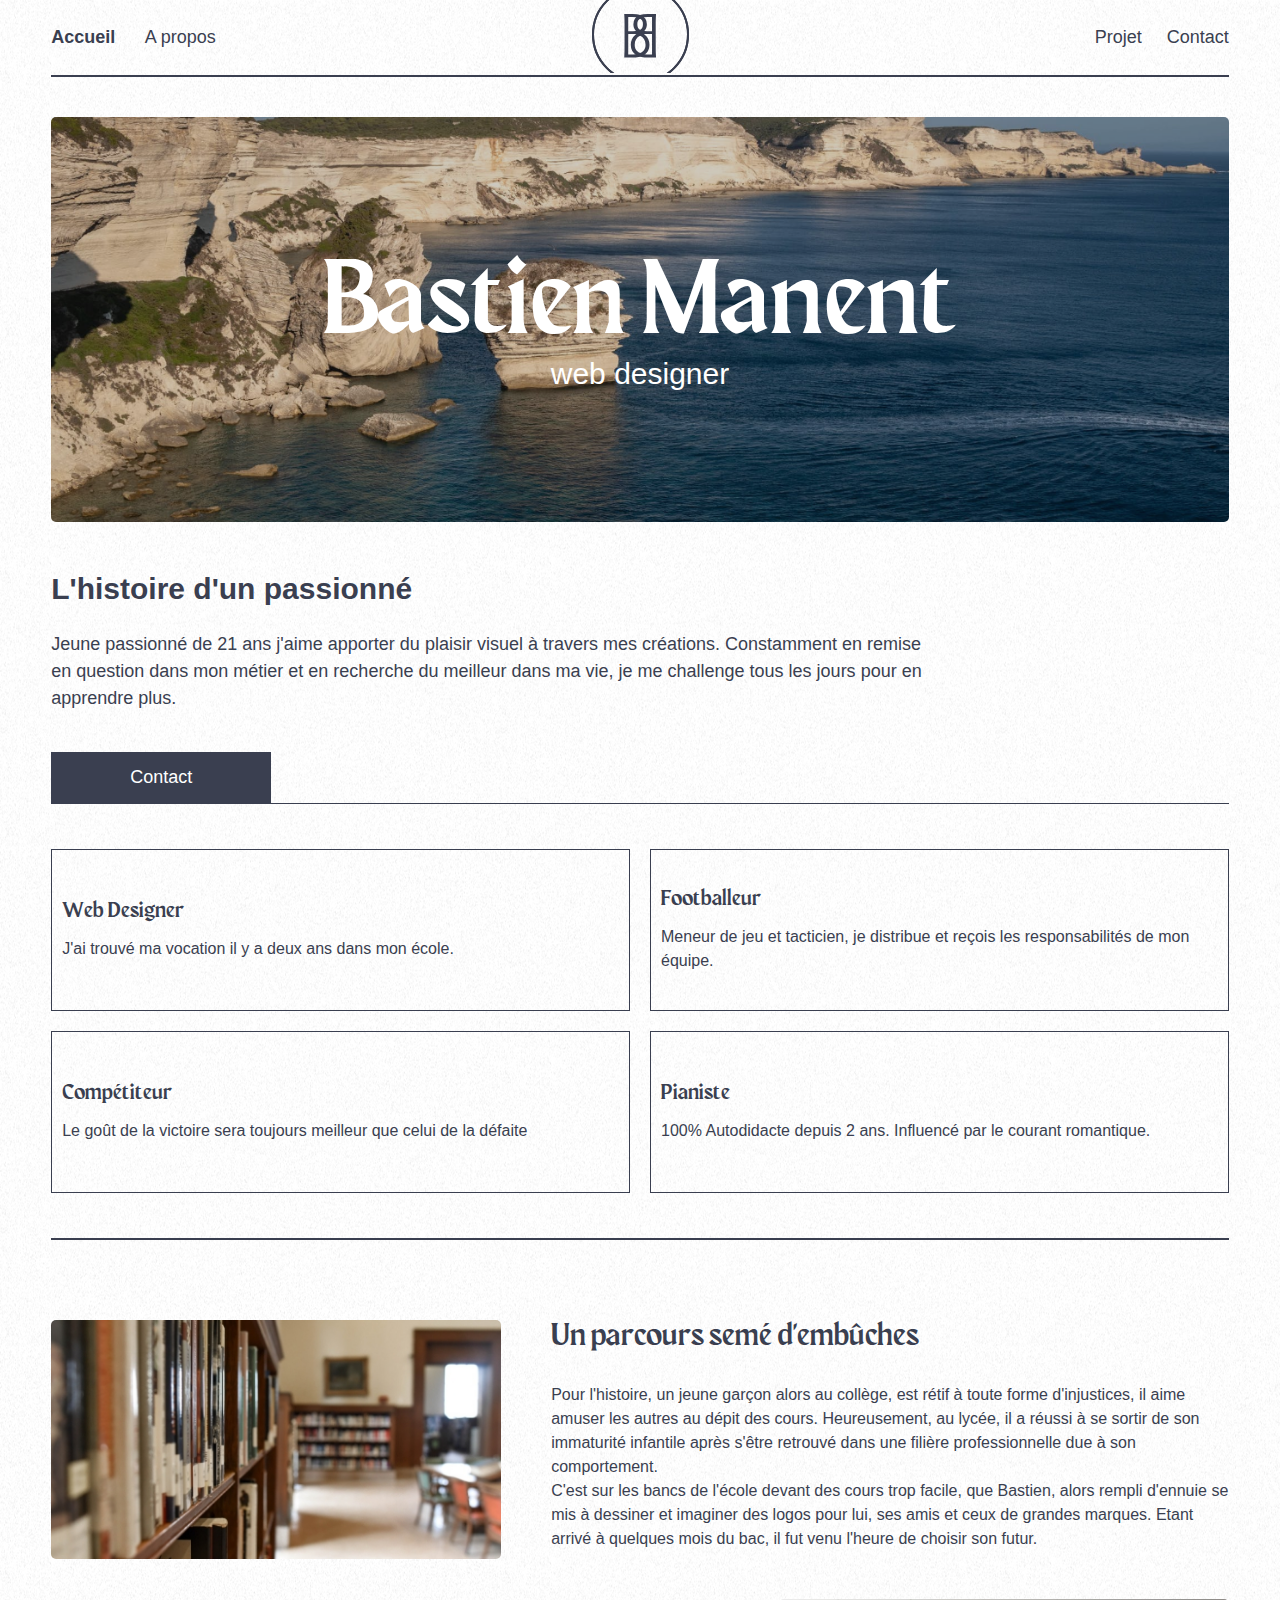
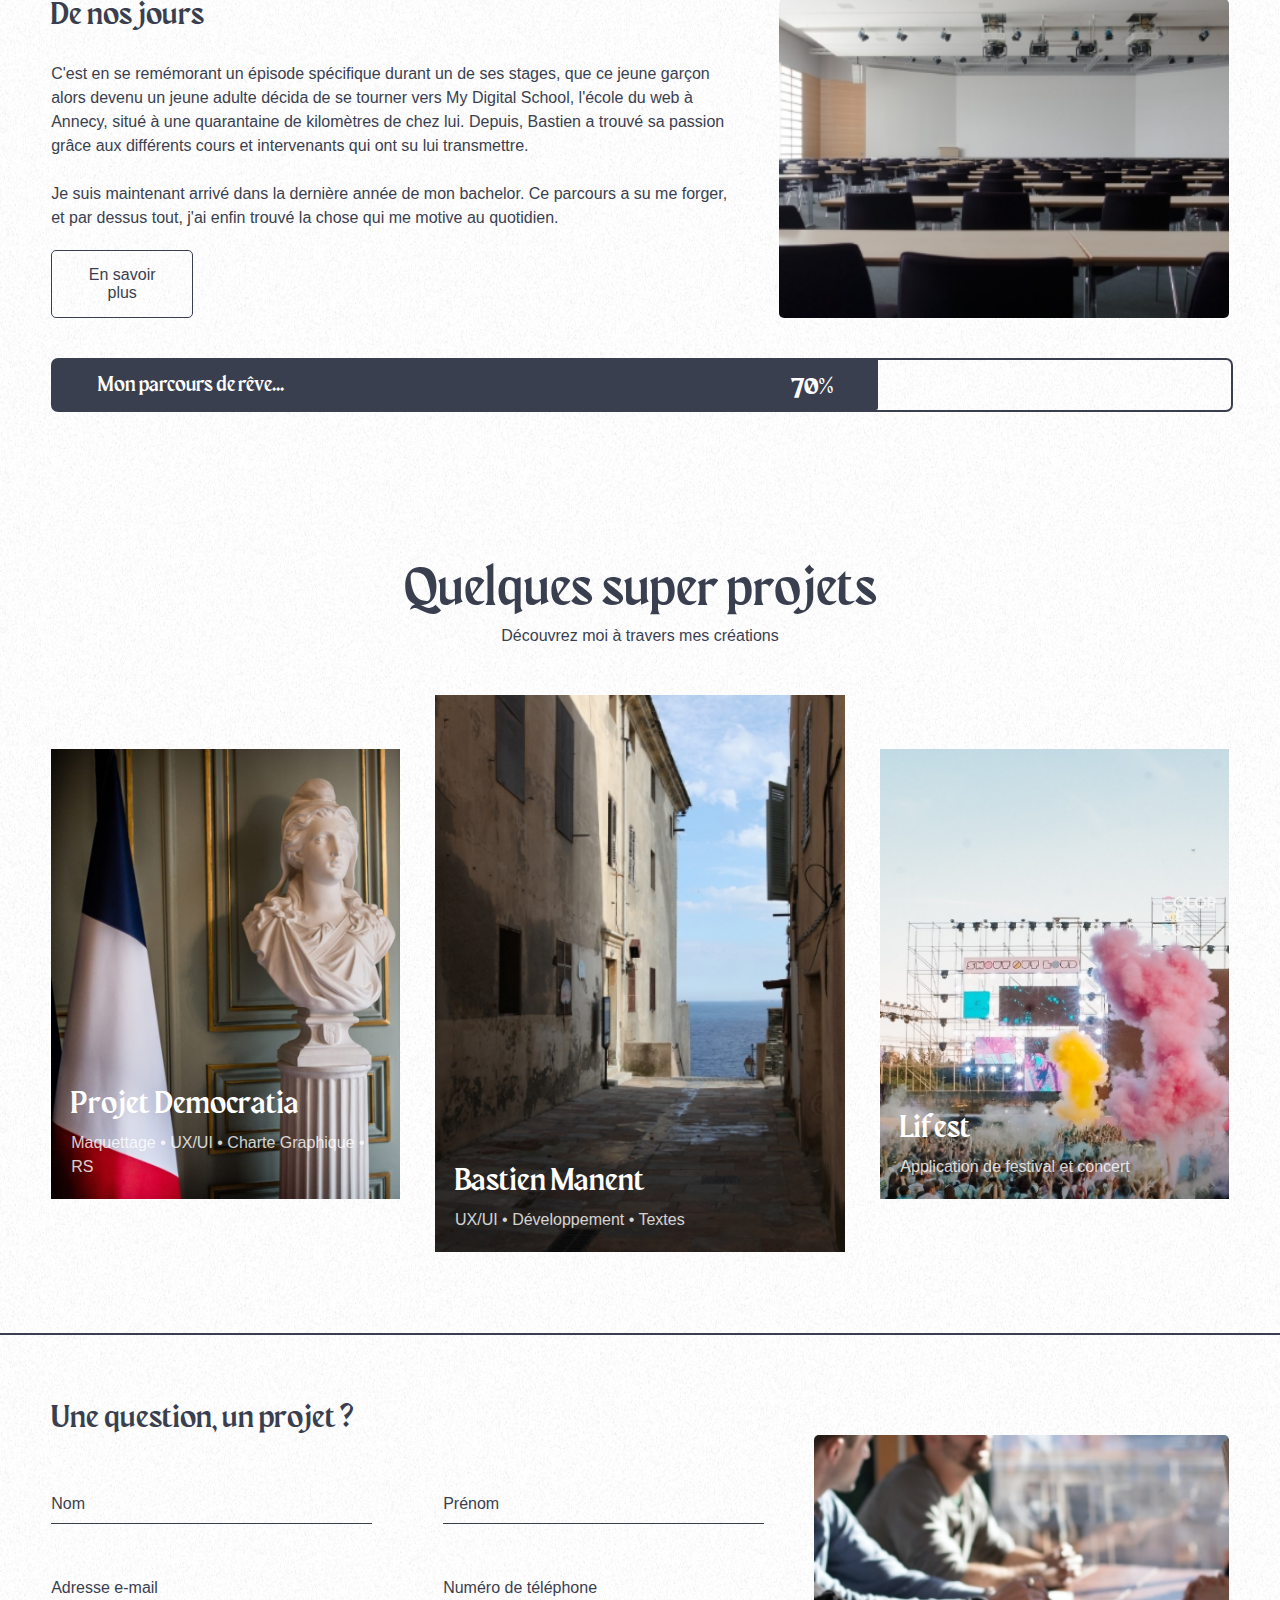
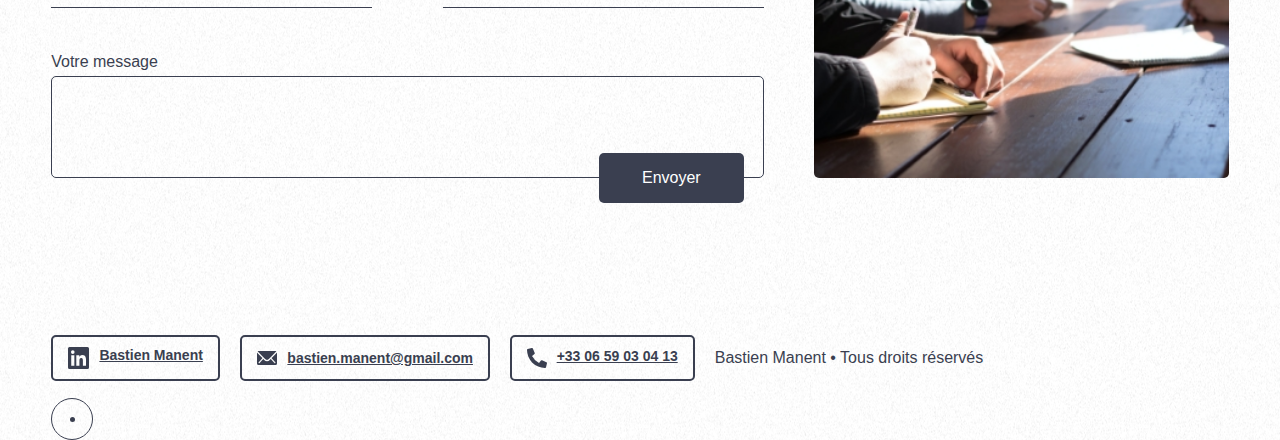
<file: index.html>
<!DOCTYPE html>
<html lang="en">

<head>
    <meta charset="UTF-8">
    <meta http-equiv="X-UA-Compatible" content="IE=edge">
    <meta name="viewport" content="width=device-width, initial-scale=1.0">
    <title>Bastien Manent</title>
    <link rel='stylesheet' href='https://www.cnap.fr/sites/faune/styles/faune-fontes.css'>
    <link rel="stylesheet" href="./reset.css">
    <link rel="stylesheet" href="./main.css">
    <link rel="stylesheet" href="./responsive.css">
    <link rel="icon" type="image/png" href="./images/favicon.png" />
</head>

<body>
    <nav id="nav">
        <div class="links-pages">
            <ul>
                <li>
                    <a class="dn underline active" href="./index.html">Accueil</a>
                    <a class="underline" href="./about.html">A propos</a>
                </li>
            </ul>
        </div>
        <a href="/index.html" class="center"><img src="./images/logo.svg" alt=""></a>
        <div class="contact">
            <a class="underline" href="#third-part">Projet</a>
            <a class="no-margin underline" href="#contact">Contact</a>
        </div>
    </nav>

    <main>
        <div class="title">
            <h1>Bastien Manent</h1>
            <h2>web designer</h2>
        </div>
        <div class="fold-container">
            <a href="#second-part" class="trace"></a>
            <div class="resume">
                <h2>L'histoire d'un passionné</h2>
                <p>Jeune passionné de 21 ans j'aime apporter du plaisir visuel à travers mes créations.
                    Constamment en remise en question dans mon métier et en recherche du meilleur
                    dans ma vie, je me challenge tous les jours pour en apprendre plus.</p>
                <a href="#contact">Contact</a>
            </div>
            <div class="skill-container">
                <div class="skill">
                    <h3>Web Designer</h3>
                    <p>J'ai trouvé ma vocation il y a deux ans dans mon école.</p>
                </div>
                <div class="skill">
                    <h3>Footballeur</h3>
                    <p>Meneur de jeu et tacticien, je distribue et
                        reçois les responsabilités de mon équipe.</p>
                </div>
                <div class="skill">
                    <h3>Compétiteur</h3>
                    <p>Le goût de la victoire sera toujours
                        meilleur que celui de la défaite</p>
                </div>
                <div class="skill">
                    <h3>Pianiste</h3>
                    <p>100% Autodidacte depuis 2 ans.
                        Influencé par le courant romantique.</p>
                </div>
            </div>
        </div>
    </main>

    <section id="second-part">
        <div class="article-container">
            <div class="article">
                <img src="./images/school.jpg" alt="">
                <div class="text">
                    <h3>Un parcours semé d'embûches </h3>
                    <p>Pour l'histoire, un jeune garçon alors au collège, est rétif à toute forme d'injustices,
                        il aime amuser les autres au dépit des cours. Heureusement, au lycée, il a réussi à se sortir de
                        son immaturité infantile
                        après s'être retrouvé dans une filière professionnelle due à son comportement. <br>
                        C'est sur les bancs de l'école devant des cours trop facile, que Bastien, alors rempli d'ennuie
                        se mis à dessiner et imaginer des logos
                        pour lui, ses amis et ceux de grandes marques.
                        Etant arrivé à quelques mois du bac, il fut venu l'heure de choisir son futur.
                    </p>
                </div>
            </div>
            <div class="article margin">
                <div class="text">
                    <h3>De nos jours</h3>
                    <p>
                        C'est en se remémorant un épisode spécifique durant un de ses stages, que ce jeune garçon alors
                        devenu un jeune adulte décida
                        de se tourner vers My Digital School, l'école du web à Annecy, situé à une quarantaine de
                        kilomètres de chez lui.
                        Depuis, Bastien a trouvé sa passion grâce aux différents cours et intervenants qui ont su lui
                        transmettre. <br> <br>
                        Je suis maintenant arrivé dans la dernière année de mon bachelor. Ce parcours a su me forger, et
                        par dessus tout, j'ai enfin
                        trouvé la chose qui me motive au quotidien.
                    </p>
                    <a class="plus" href="./about.html">En savoir plus</a>
                </div>
                <img src="./images/my-digital-school.jpg" alt="">
            </div>
        </div>
        <div class="progress-bar">
            <div>
                <h6>70%</h6>
                <h4>Mon parcours de rêve...</h4>
            </div>
        </div>
    </section>

    <section id="third-part">
        <h2>Quelques super projets</h2>
        <h4>Découvrez moi à travers mes créations</h4>

        <div class="project-container">
            <a href="./projet-democratia.html" class="project first">
                <div class="text">
                    <h3>Projet Democratia</h3>
                    <p>Maquettage • UX/UI • Charte Graphique • RS</p>
                </div>
            </a>
            <a href="./projet.html" class="project new">
                <div class="text">
                    <h3>Bastien Manent</h3>
                    <p>UX/UI • Développement • Textes </p>
                </div>
            </a>
            <a href="./lifest.html" class="project third">
                <div class="text">
                    <h3>Lifest</h3>
                    <p>Application de festival et concert</p>
                </div>
            </a>
        </div>
    </section>

    <!-- <script>
        const slider = document.querySelector('.project-container');
        let isDown = false;
        let startX;
        let scrollLeft;

        slider.addEventListener('mousedown', (e) => {
            isDown = true;
            slider.classList.add('active');
            startX = e.pageX - slider.offsetLeft;
            scrollLeft = slider.scrollLeft;
        });
        slider.addEventListener('mouseleave', () => {
            isDown = false;
            slider.classList.remove('active');
        });
        slider.addEventListener('mouseup', () => {
            isDown = false;
            slider.classList.remove('active');
        });
        slider.addEventListener('mousemove', (e) => {
            if (!isDown) return;
            e.preventDefault();
            const x = e.pageX - slider.offsetLeft;
            const walk = (x - startX) * 1; //scroll-fast
            slider.scrollLeft = scrollLeft - walk;
            console.log(walk);
        });
    </script> -->

    <div class="trait"></div>

    <section id="contact">
        <h3>Une question, un projet ?</h3>
        <div class="form-container">
            <form name="contact" method="POST" data-netlify="true">


                <div class="name">
                    <input type="text" id="fname" name="fname" placeholder="Nom" required>
                    <input type="text" id="lname" name="lname" placeholder="Prénom" required>
                </div>
                <div class="tel-mail">
                    <input type="email" id="email" name="email" placeholder="Adresse e-mail" required>
                    <input type="number" id="number" name="number" placeholder="Numéro de téléphone" required>
                </div>
                <div class="message">
                    <label for="message">Votre message</label>
                    <textarea name="message" required></textarea>
                </div>
                <button name="submit" type="submit" id="contact-submit" data-submit="En cours d'envoie">Envoyer</button>
            </form>
            <img src="./images/rendez-vous.jpg" alt="équipe qui travail">
        </div>
    </section>

    <footer>
        <div class="socials">
            <div class="linkedin social"><a target="_blank" href="https://www.linkedin.com/in/bastien-manent/"><img
                        src="./images/linkedin.svg" alt="">Bastien Manent</a></div>
            <div class="mail social"><a href="mailto:bastien.manent@gmail.com"> <img src="./images/mail.svg"
                        alt="">bastien.manent@gmail.com</a></div>
            <div class="tel social"><a href="tel:+33659030413"><img src="./images/tel.svg" alt="">+33 06 59 03 04 13</a>
            </div>
            <h5>Bastien Manent • Tous droits réservés</h5>
        </div>
        <a href="#nav" class="trace"></a>
    </footer>



    <div class="cursor">
        <div class="dot"></div>
    </div>

    <script>
        const cursor = document.querySelector('.cursor');

        document.addEventListener('mousemove', e => {
            cursor.setAttribute("style", "top: " + (e.pageY - 20) + "px; left: " + (e.pageX - 20) + "px;");
        });

        let show = document.querySelectorAll('a, button, input');

        show.forEach(link => {
            link.addEventListener("mouseleave", () => {

                cursor.classList.remove("link-grow");
            });
            link.addEventListener("mouseover", () => {
                cursor.classList.add("link-grow");
            });
        });
    </script>

</body>

</html>
</file>
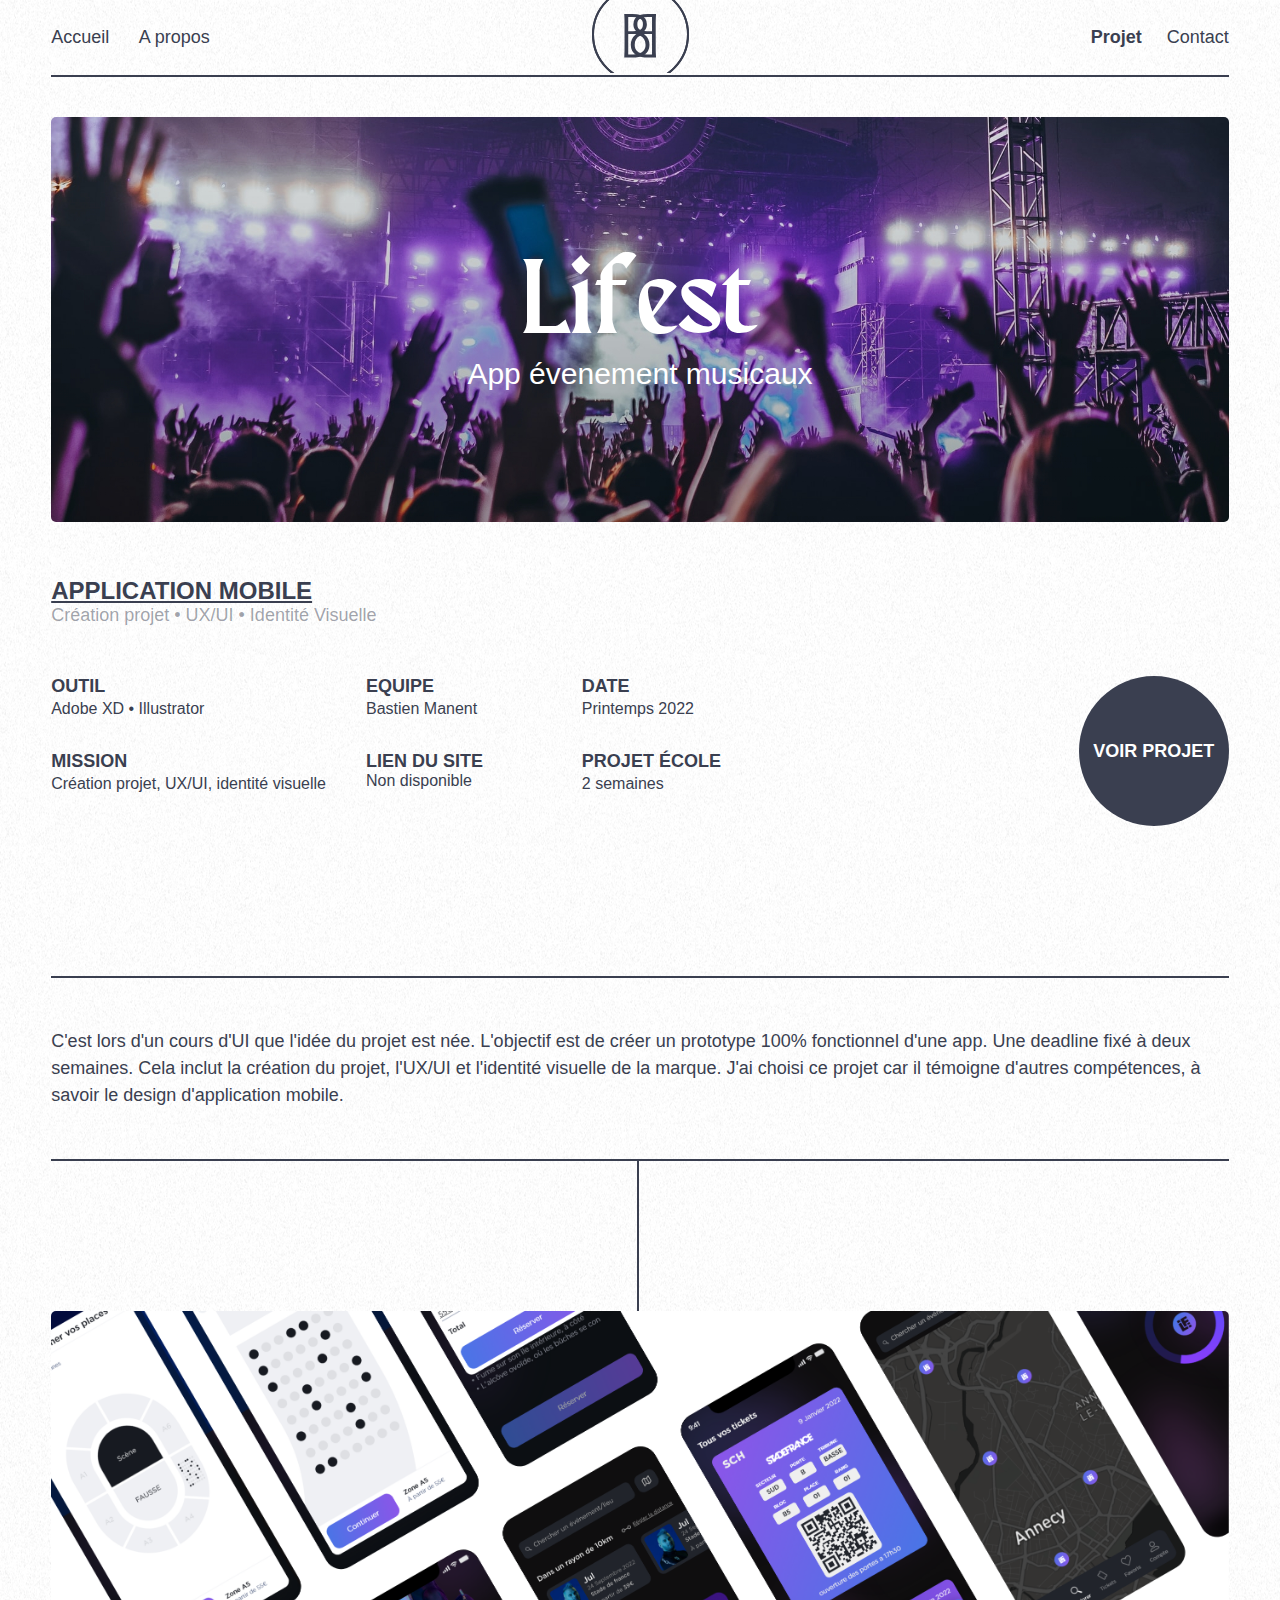
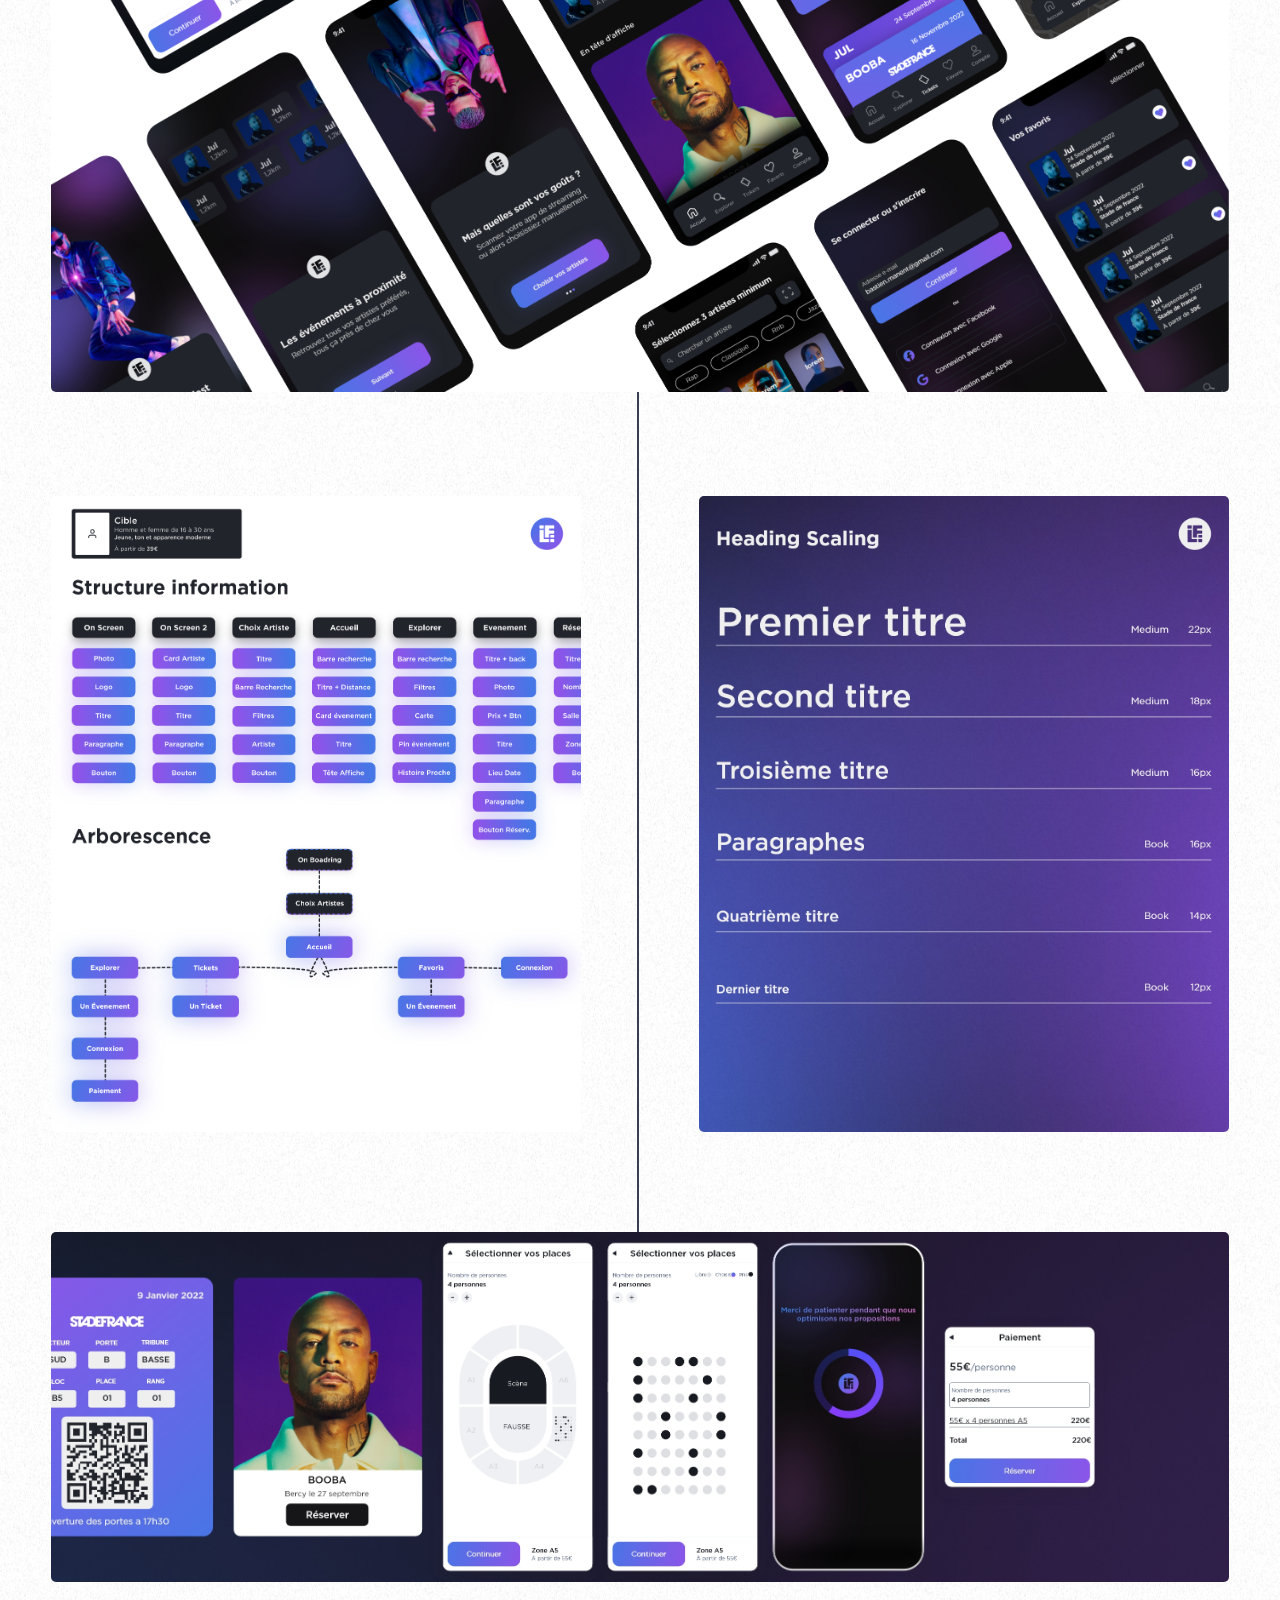
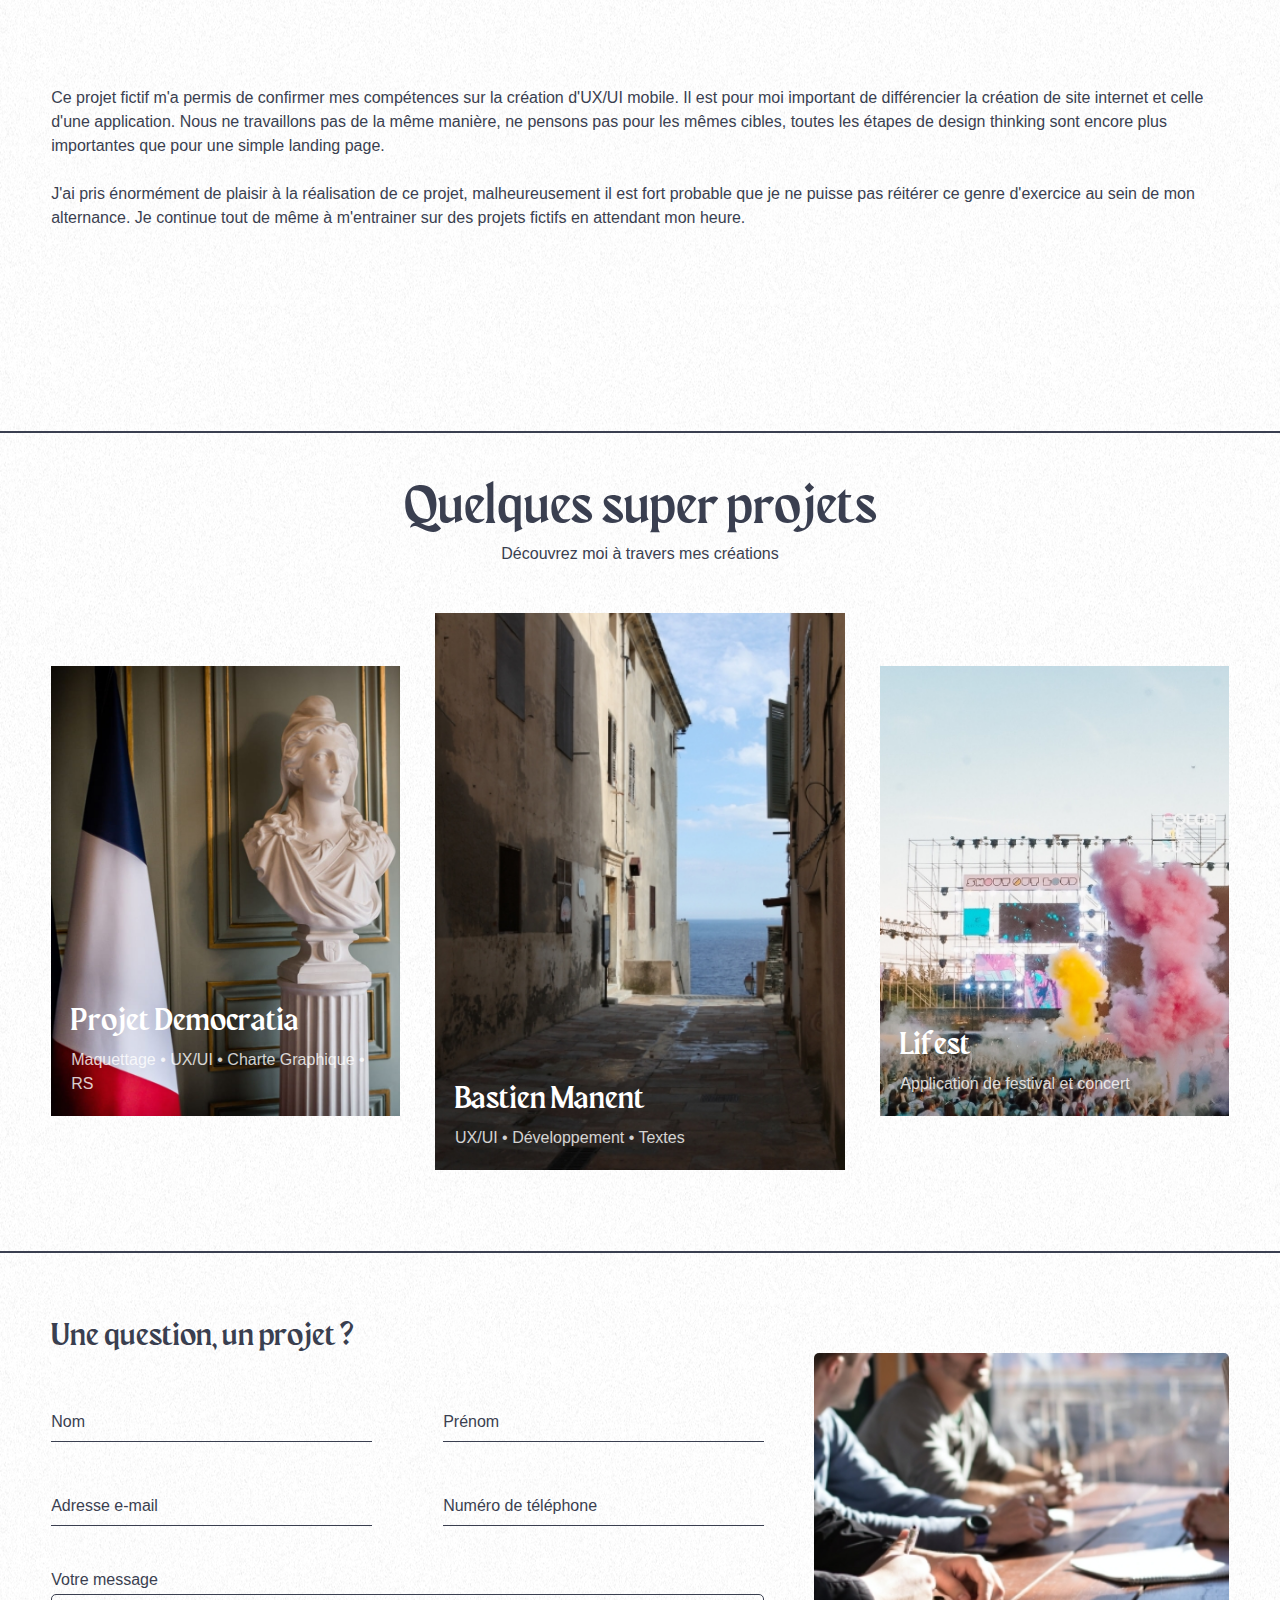
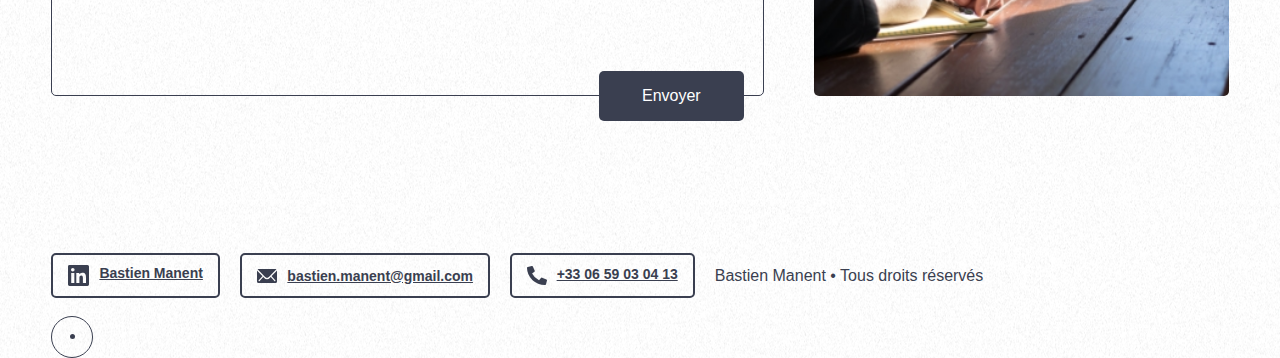
<file: lifest.html>
<!DOCTYPE html>
<html lang="en">

<head>
    <meta charset="UTF-8">
    <meta http-equiv="X-UA-Compatible" content="IE=edge">
    <meta name="viewport" content="width=device-width, initial-scale=1.0">
    <title>Lifest • Bastien Manent</title>
    <link rel='stylesheet' href='https://www.cnap.fr/sites/faune/styles/faune-fontes.css'>
    <link rel="stylesheet" href="./reset.css">
    <link rel="stylesheet" href="./main.css">
    <link rel="stylesheet" href="./projet.css">
    <link rel="stylesheet" href="./responsive.css">
    <link rel="icon" type="image/png" href="./images/favicon.png" />
</head>

<body>
    <nav id="nav">
        <div class="links-pages">
            <ul>
                <li>
                    <a class="dn underline" href="./index.html">Accueil</a>
                    <a class="underline" href="./about.html">A propos</a>
                </li>
            </ul>
        </div>
        <a href="/index.html" class="center"><img src="./images/logo.svg" alt=""></a>
        <div class="contact">
            <a class="underline active" href="#third-part">Projet</a>
            <a class="no-margin underline" href="#contact">Contact</a>
        </div>
    </nav>

    <main>
        <div class="title lifest">
            <h1>Lifest</h1>
            <h2>App évenement musicaux</h2>
        </div>
        <div class="intro">

            <h2>Application mobile</h2>
            <h4>Création projet • UX/UI • Identité Visuelle</h4>
            <div class="info">
                <div class="element">
                    <h4>Outil</h4>
                    <p>Adobe XD • Illustrator</p>
                </div>
                <div class="element">
                    <h4>Equipe</h4>
                    <p>Bastien Manent</p>
                </div>
                <div class="element">
                    <h4>Date</h4>
                    <p>Printemps 2022</p>
                </div>
                <div class="element">
                    <h4>Mission</h4>
                    <p>Création projet, UX/UI, identité visuelle</p>
                </div>
                <div class="element">
                    <h4>Lien du site</h4>
                    <a>Non disponible</a>
                </div>
                <div class="element">
                    <h4>Projet école</h4>
                    <p>2 semaines</p>
                </div>

            </div>

            <a target="_blank" class="see button"
                href="https://xd.adobe.com/view/cc214681-9bba-4d94-b1fb-d419cb5df797-9972/?fullscreen">
                Voir projet
            </a>
        </div>
        <div class="presentation-projet">
            <p>C'est lors d'un cours d'UI que l'idée du projet est née. L'objectif est de créer un prototype 100%
                fonctionnel
                d'une app. Une deadline fixé à deux semaines. Cela inclut la création du projet, l'UX/UI et l'identité
                visuelle de la marque.
                J'ai choisi ce projet car il témoigne d'autres compétences, à savoir le design d'application mobile.
            </p>
        </div>
    </main>

    <section class="hl2 smallest">
        <img src="./images/show-lifest.png" alt="" class="big">
        <div class="double">
            <img src="./images/show-s-lifest.png" alt="">
            <img src="./images/show-lifest-texte.jpg" alt="">
        </div>
        <img src="./images/lifest-last.jpg" alt="" class="thin">
        <p>Ce projet fictif m'a permis de confirmer mes compétences sur la création d'UX/UI mobile.
            Il est pour moi important de différencier la création de site internet et celle d'une application.
            Nous ne travaillons pas de la même manière, ne pensons pas pour les mêmes cibles, toutes les étapes de
            design thinking sont encore plus importantes que pour une simple landing page.
            <br> <br> J'ai pris énormément de plaisir à la réalisation de ce projet, malheureusement il est fort probable que je ne
            puisse pas réitérer ce genre d'exercice au sein de mon alternance. Je continue tout de même à m'entrainer
            sur des projets fictifs en attendant mon heure.
        </p>
    </section>


    <div class="trait spe"></div>

    <section id="third-part">
        <h2>Quelques super projets</h2>
        <h4>Découvrez moi à travers mes créations</h4>

        <div class="project-container">
            <a href="./projet-democratia.html" class="project first">
                <div class="text">
                    <h3>Projet Democratia</h3>
                    <p>Maquettage • UX/UI • Charte Graphique • RS</p>
                </div>
            </a>
            <a href="./projet.html" class="project new">
                <div class="text">
                    <h3>Bastien Manent</h3>
                    <p>UX/UI • Développement • Textes </p>
                </div>
            </a>
            <a href="./lifest.html" class="project third">
                <div class="text">
                    <h3>Lifest</h3>
                    <p>Application de festival et concert</p>
                </div>
            </a>
        </div>
    </section>


    <div class="trait"></div>

    <section id="contact">
        <h3>Une question, un projet ?</h3>
        <div class="form-container">
            <form name="contact" method="POST" data-netlify="true">


                <div class="name">
                    <input type="text" id="fname" name="fname" placeholder="Nom" required>
                    <input type="text" id="lname" name="lname" placeholder="Prénom" required>
                </div>
                <div class="tel-mail">
                    <input type="email" id="email" name="email" placeholder="Adresse e-mail" required>
                    <input type="number" id="number" name="number" placeholder="Numéro de téléphone" required>
                </div>
                <div class="message">
                    <label for="message">Votre message</label>
                    <textarea name="message" required></textarea>
                </div>
                <button name="submit" type="submit" id="contact-submit" data-submit="En cours d'envoie">Envoyer</button>
            </form>
            <img src="./images/rendez-vous.jpg" alt="équipe qui travail">
        </div>
    </section>

    <footer>
        <div class="socials">
            <div class="linkedin social"><a target="_blank" href="https://www.linkedin.com/in/bastien-manent/"><img
                        src="./images/linkedin.svg" alt="">Bastien Manent</a></div>
            <div class="mail social"><a target="_blank" href="mailto:bastien.manent@gmail.com"> <img
                        src="./images/mail.svg" alt="">bastien.manent@gmail.com</a></div>
            <div class="tel social"><a href="tel:+33659030413"><img src="./images/tel.svg" alt="">+33 06 59 03 04 13</a>
            </div>
            <h5>Bastien Manent • Tous droits réservés</h5>
        </div>
        <a href="#nav" class="trace"></a>
    </footer>



    <div class="cursor">
        <div class="dot"></div>
    </div>

    <script>
        const cursor = document.querySelector('.cursor');

        document.addEventListener('mousemove', e => {
            cursor.setAttribute("style", "top: " + (e.pageY - 20) + "px; left: " + (e.pageX - 20) + "px;");
        });

        let show = document.querySelectorAll('a, button, input');

        show.forEach(link => {
            link.addEventListener("mouseleave", () => {

                cursor.classList.remove("link-grow");
            });
            link.addEventListener("mouseover", () => {
                cursor.classList.add("link-grow");
            });
        });
    </script>

    <script>
        const $ = (s, o = document) => o.querySelector(s);
        const $$ = (s, o = document) => o.querySelectorAll(s);

        $$('.button').forEach(el => el.addEventListener('mousemove', function (e) {
            const pos = this.getBoundingClientRect();
            const mx = e.clientX - pos.left - pos.width / 2;
            const my = e.clientY - pos.top - pos.height / 2;

            this.style.transform = 'translate(' + mx * 0.15 + 'px, ' + my * 0.3 + 'px)';
            this.style.transform += 'rotate3d(' + mx * -0.1 + ', ' + my * -0.3 + ', 0, 12deg)';
            this.children[0].style.transform = 'translate(' + mx * 0.025 + 'px, ' + my * 0.075 + 'px)';
        }));

        $$('.button').forEach(el => el.addEventListener('mouseleave', function () {
            this.style.transform = 'translate3d(0px, 0px, 0px)';
            this.style.transform += 'rotate3d(0, 0, 0, 0deg)';
            this.children[0].style.transform = 'translate3d(0px, 0px, 0px)';
        }));
    </script>

</body>

</html>
</file>
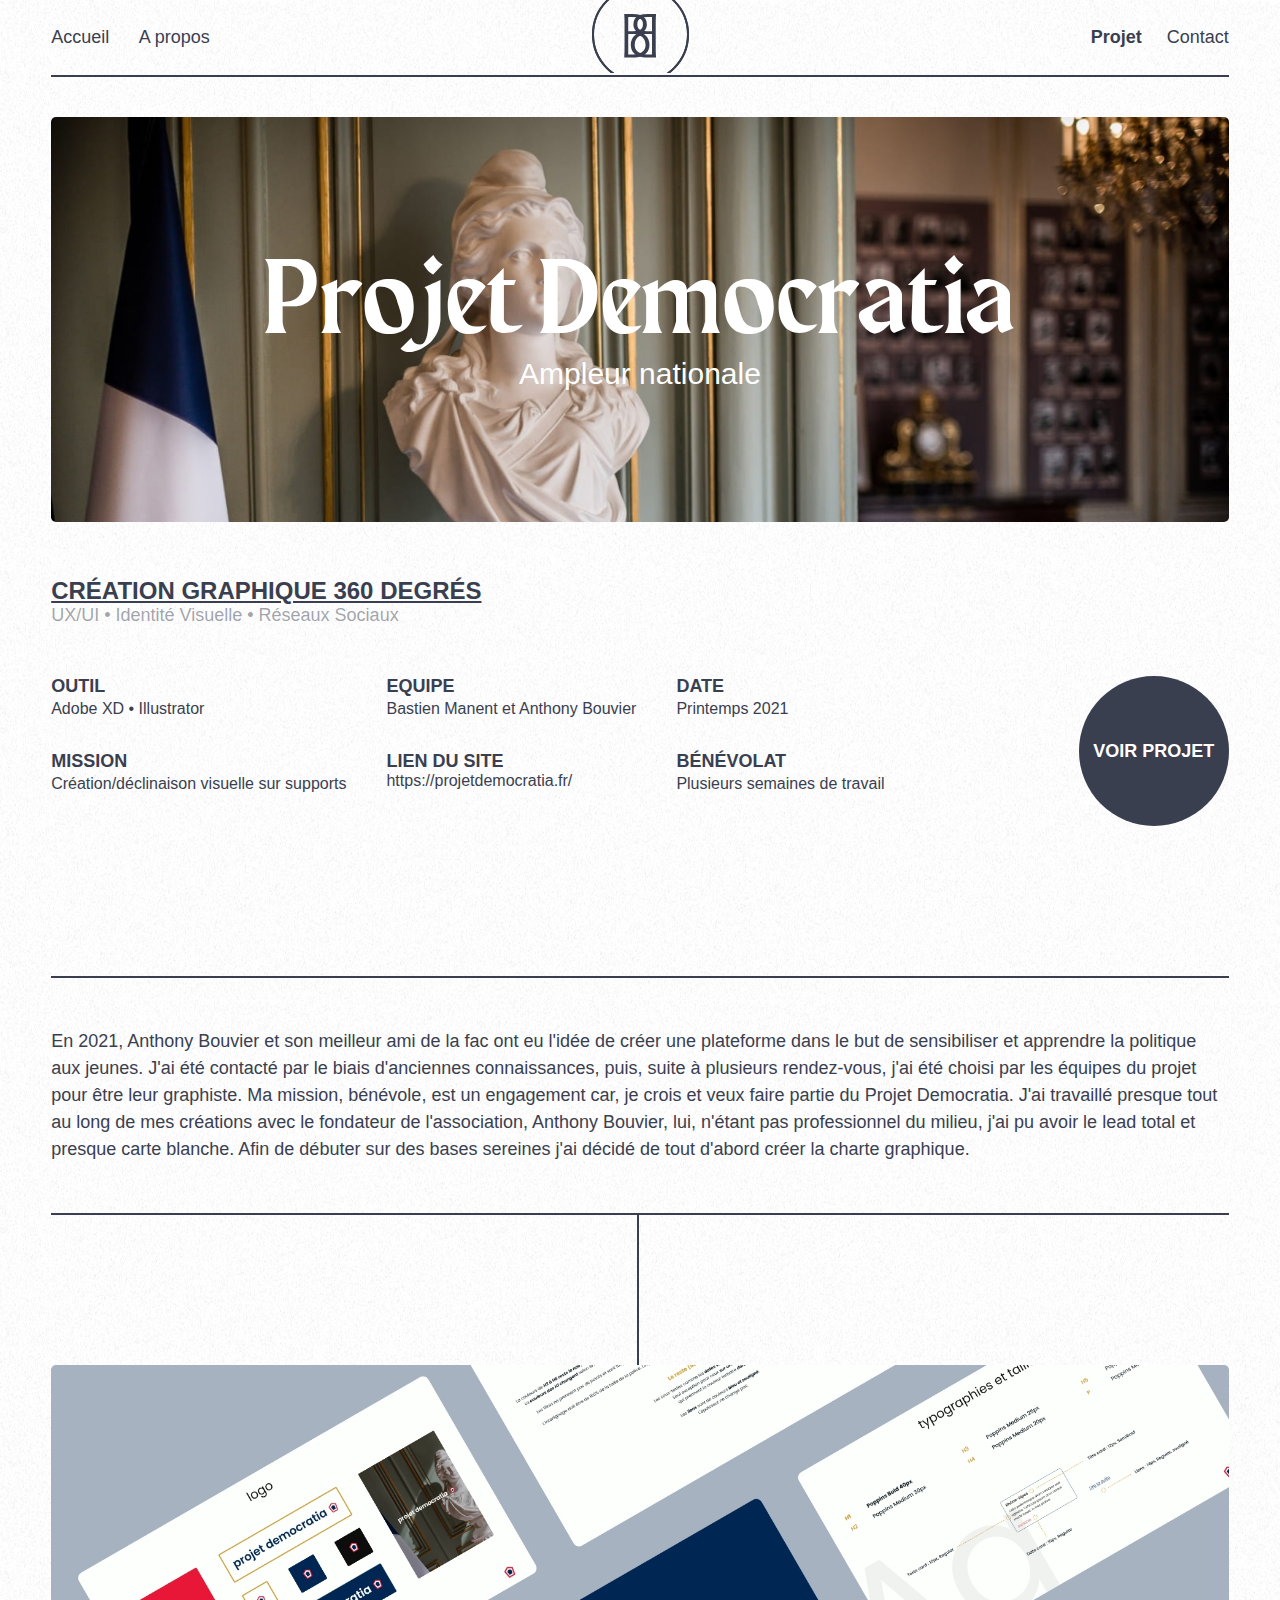
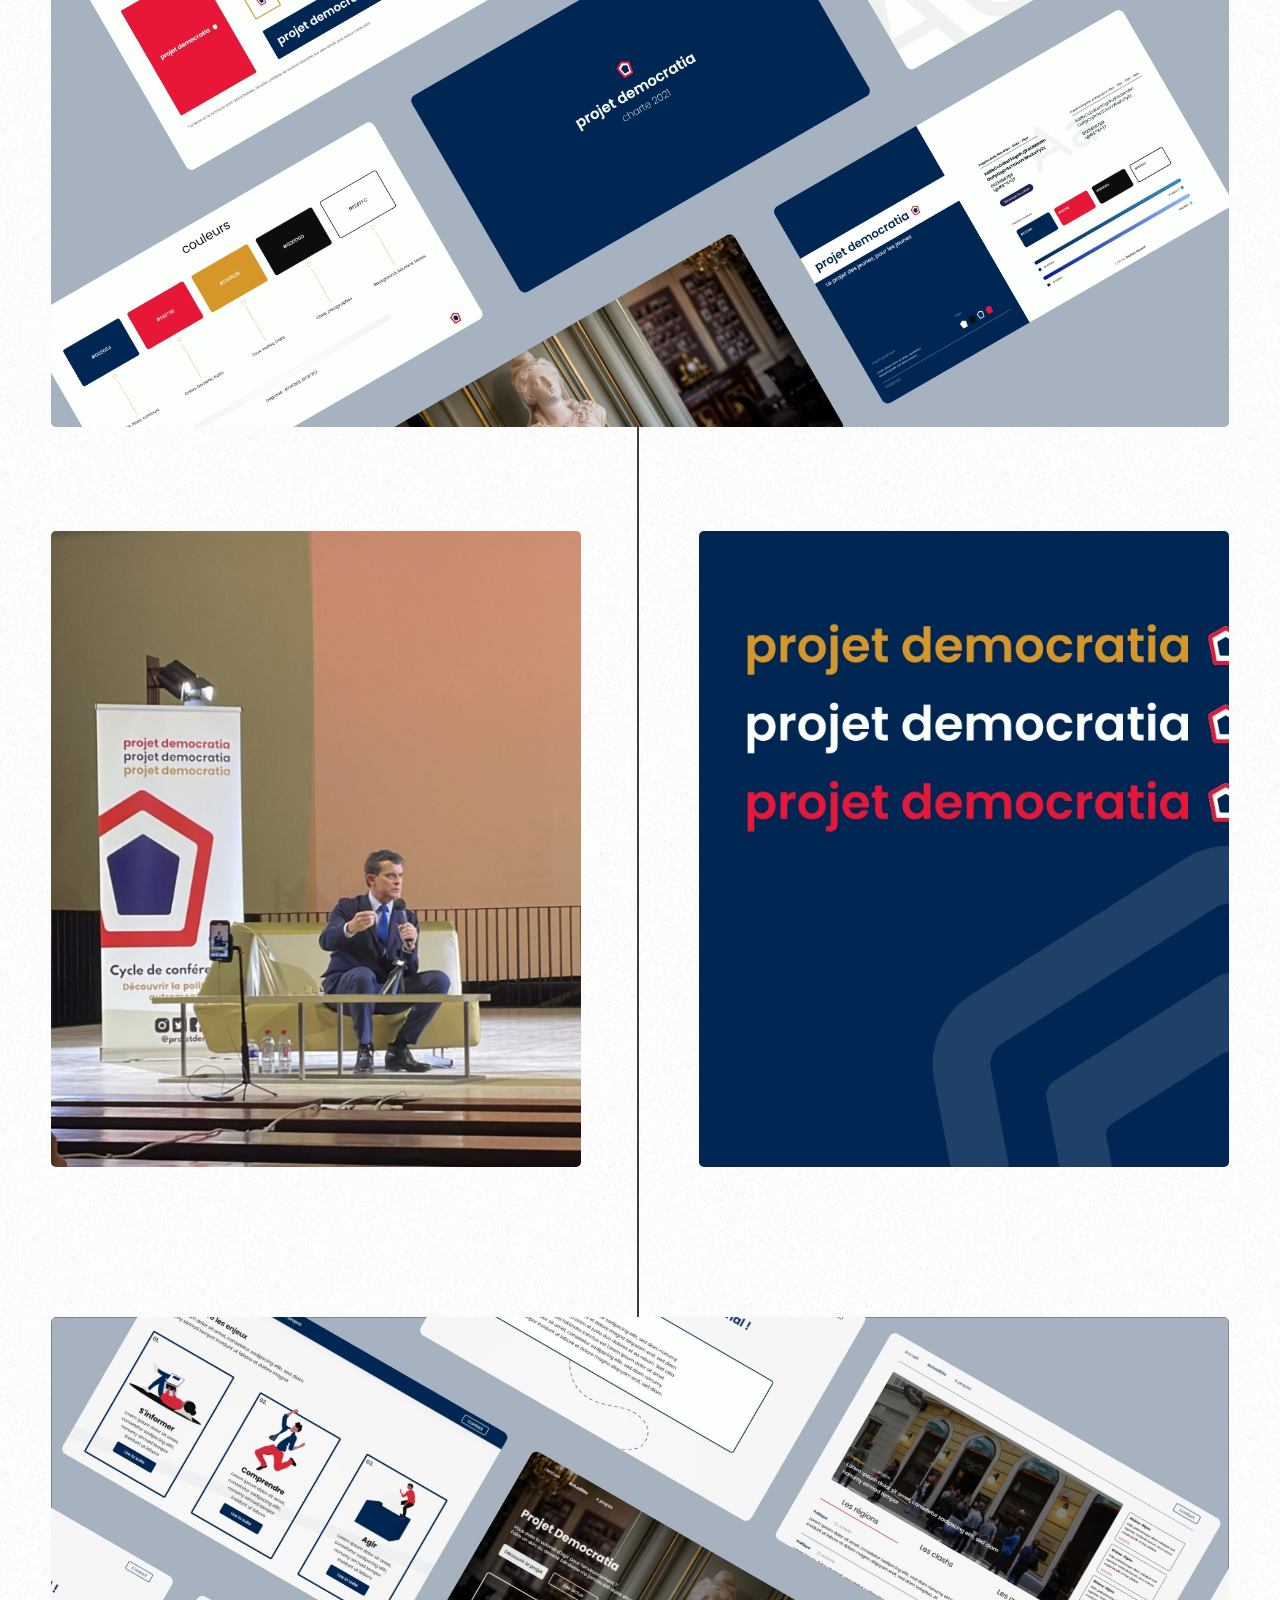
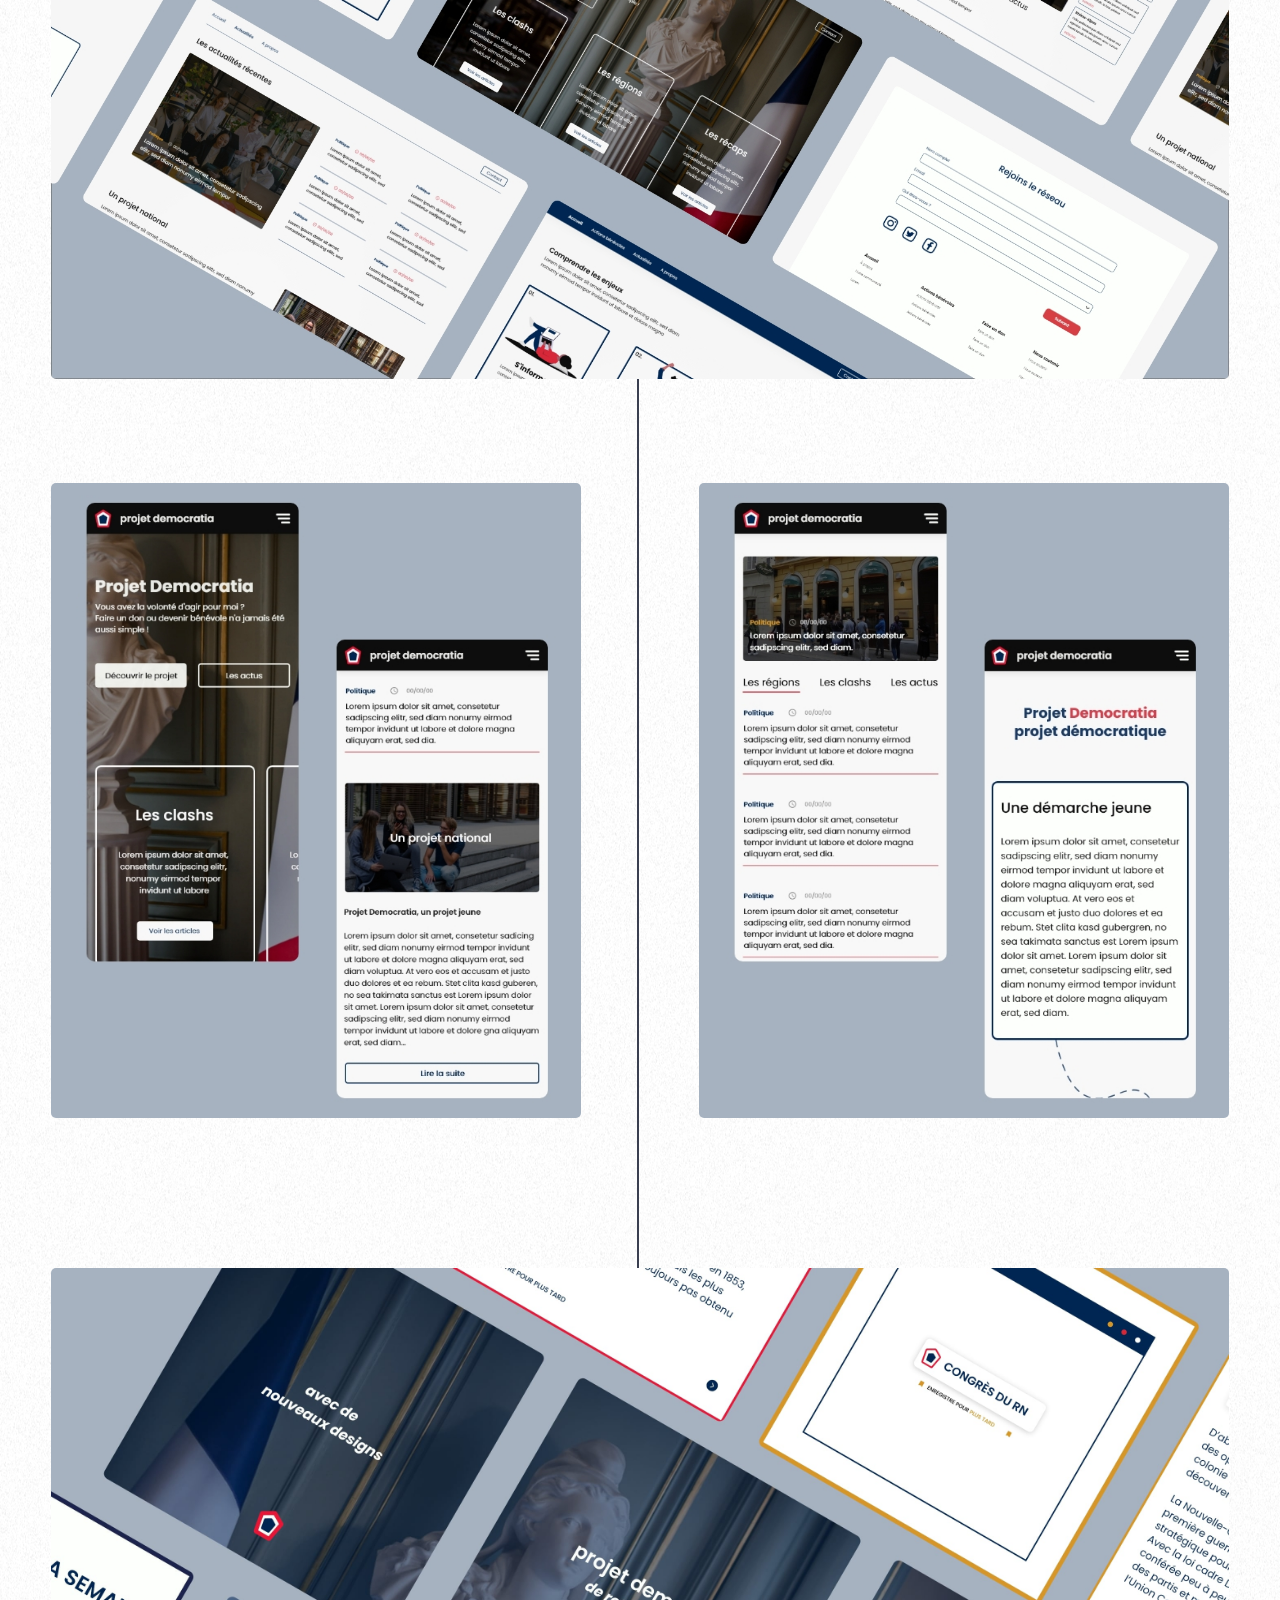
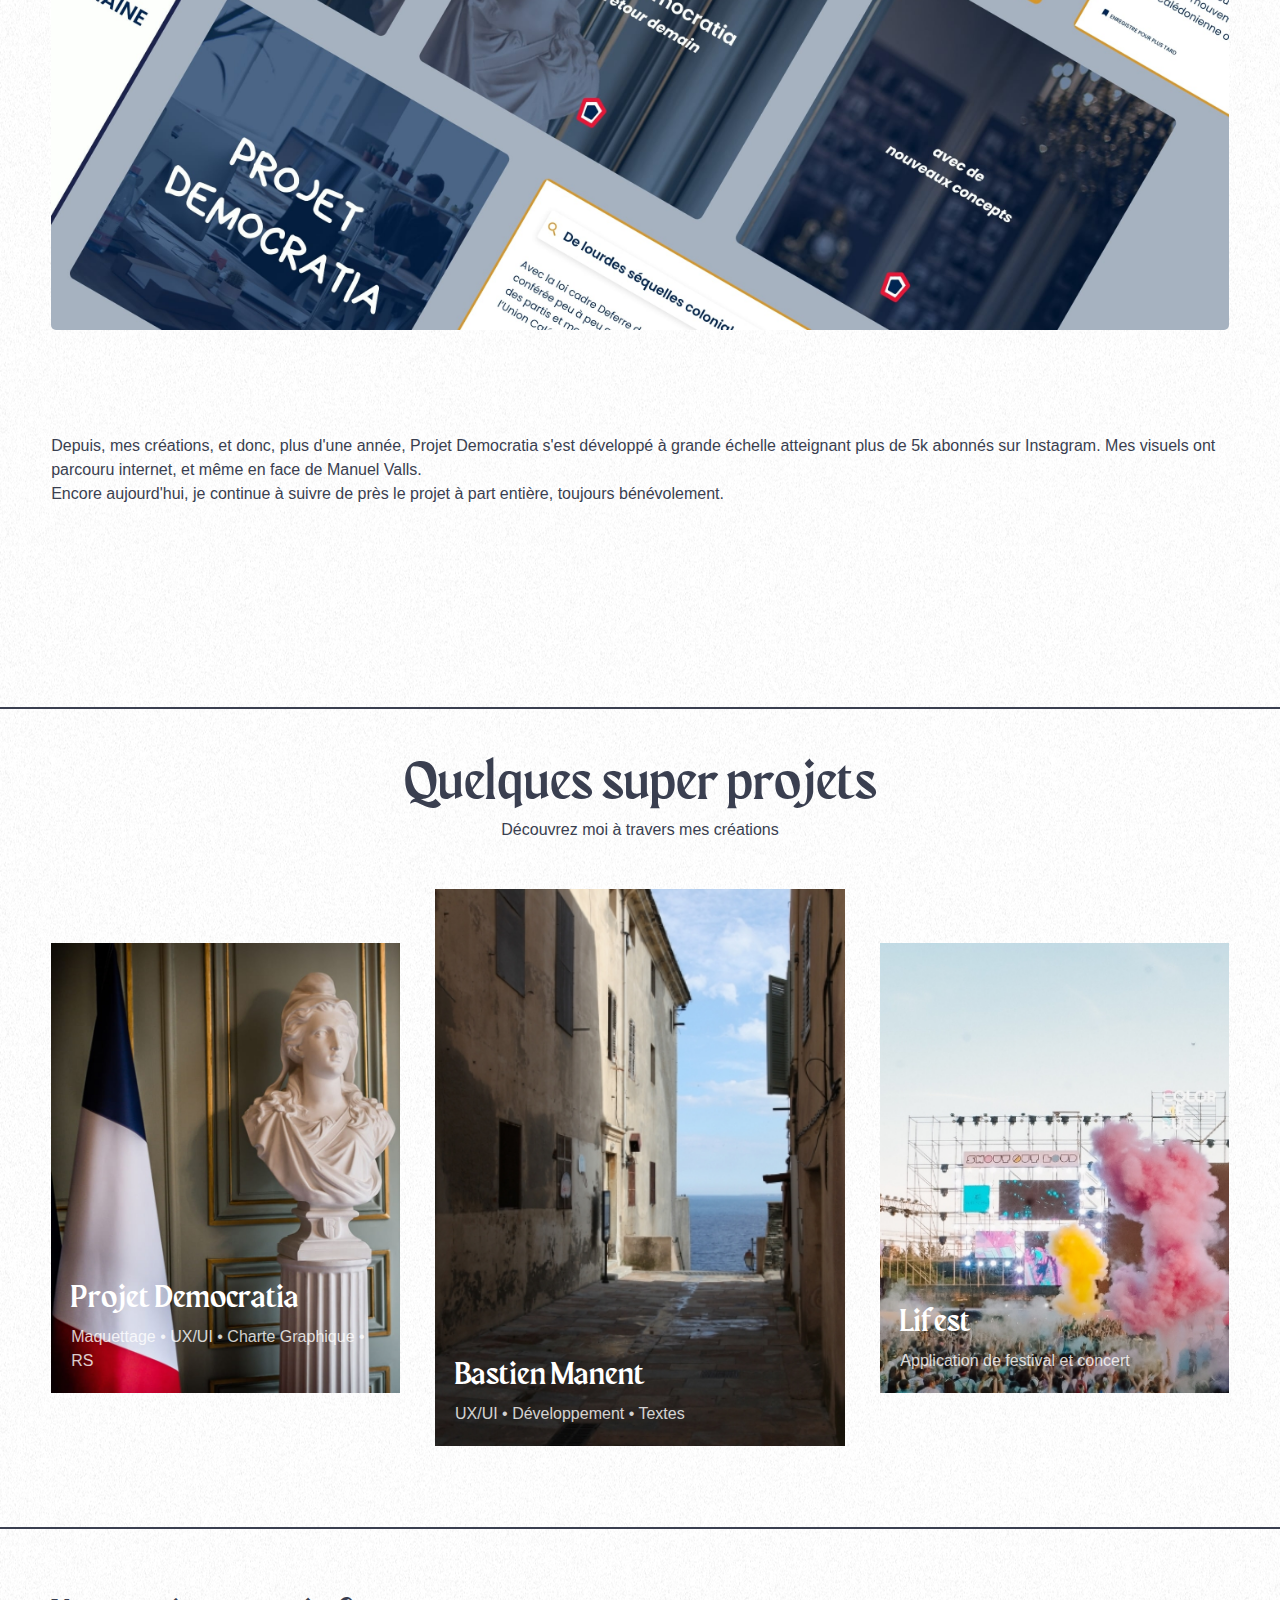
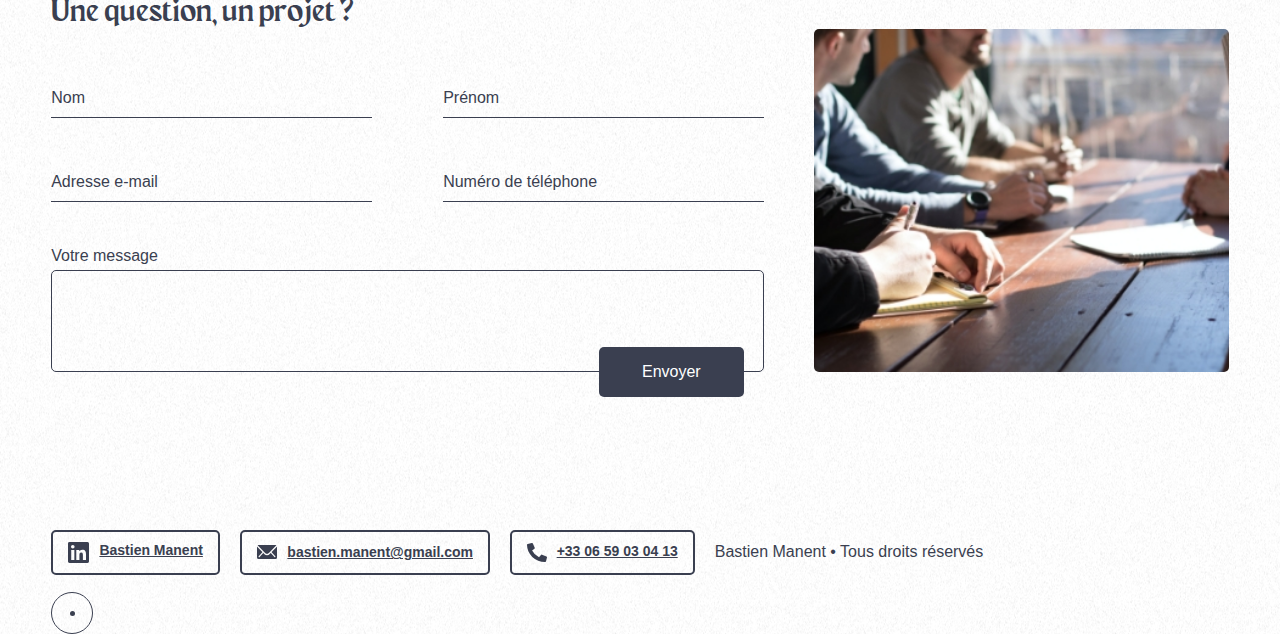
<file: projet-democratia.html>
<!DOCTYPE html>
<html lang="en">

<head>
    <meta charset="UTF-8">
    <meta http-equiv="X-UA-Compatible" content="IE=edge">
    <meta name="viewport" content="width=device-width, initial-scale=1.0">
    <title>Projet Democratia • Bastien Manent</title>
    <link rel='stylesheet' href='https://www.cnap.fr/sites/faune/styles/faune-fontes.css'>
    <link rel="stylesheet" href="./reset.css">
    <link rel="stylesheet" href="./main.css">
    <link rel="stylesheet" href="./projet.css">
    <link rel="stylesheet" href="./responsive.css">
    <link rel="icon" type="image/png" href="./images/favicon.png" />
</head>

<body>
    <nav id="nav">
        <div class="links-pages">
            <ul>
                <li>
                    <a class="dn underline" href="./index.html">Accueil</a>
                    <a class="underline" href="./about.html">A propos</a>
                </li>
            </ul>
        </div>
        <a href="/index.html" class="center"><img src="./images/logo.svg" alt=""></a>
        <div class="contact">
            <a class="underline active" href="#third-part">Projet</a>
            <a class="no-margin underline" href="#contact">Contact</a>
        </div>
    </nav>

    <main>
        <div class="title pd">
            <h1>Projet Democratia</h1>
            <h2>Ampleur nationale</h2>
        </div>
        <div class="intro">

            <h2>Création graphique 360 degrés</h2>
            <h4>UX/UI • Identité Visuelle • Réseaux Sociaux</h4>
            <div class="info">
                <div class="element">
                    <h4>Outil</h4>
                    <p>Adobe XD • Illustrator</p>
                </div>
                <div class="element">
                    <h4>Equipe</h4>
                    <p>Bastien Manent et <a target="_blank"
                            href="https://www.linkedin.com/in/anthony-bouvier-88065514a/?original_referer=https%3A%2F%2Fwww%2Egoogle%2Ecom%2F&originalSubdomain=fr">
                            Anthony Bouvier
                        </a></p>
                </div>
                <div class="element">
                    <h4>Date</h4>
                    <p>Printemps 2021</p>
                </div>
                <div class="element">
                    <h4>Mission</h4>
                    <p>Création/déclinaison visuelle sur supports</p>
                </div>
                <div class="element">
                    <h4>Lien du site</h4>
                    <a target="_blank" href="https://projetdemocratia.fr/">https://projetdemocratia.fr/</a>
                </div>
                <div class="element">
                    <h4>Bénévolat</h4>
                    <p>Plusieurs semaines de travail</p>
                </div>

            </div>

            <a target="_blank" class="see button"
                href="https://xd.adobe.com/view/d82c703b-7d90-4776-9c1d-bb85ef17d4fd-8d7f/">
                Voir projet
            </a>
        </div>
        <div class="presentation-projet">
            <p>En 2021, Anthony Bouvier et son meilleur ami de la fac ont eu l'idée de créer une plateforme dans le but
                de sensibiliser et apprendre la politique aux jeunes. J'ai été contacté par le biais d'anciennes
                connaissances, puis,
                suite à plusieurs rendez-vous, j'ai été choisi par les équipes du projet pour être leur graphiste.
                Ma mission, bénévole, est un engagement car, je crois et veux faire partie du Projet Democratia. J'ai
                travaillé presque tout au long
                de mes créations avec le fondateur de l'association, Anthony Bouvier, lui, n'étant pas professionnel du
                milieu, j'ai pu avoir le
                lead total et presque carte blanche. Afin de débuter sur des bases sereines j'ai décidé de tout d'abord
                créer la charte graphique.
            </p>
        </div>
    </main>

    <section class="hl2">
        <img src="./images/show-dp.jpg" alt="" class="big">
        <div class="double">
            <img src="./images/manuel-valls.jpg" alt="">
            <img src="./images/logo-pd.jpg" alt="">
        </div>
        <img src="./images/maquette-pd.jpg" alt="" class="big">
        <div class="double">
            <img src="./images/phone-pd1.jpg" alt="">
            <img src="./images/phone-pd2.jpg" alt="">
        </div>
        <img src="./images/post-pd.jpg" alt="" class="big">
        <p>Depuis, mes créations, et donc, plus d'une année, Projet Democratia s'est développé à grande échelle
            atteignant plus de 5k abonnés sur Instagram. Mes visuels ont parcouru internet, et même en face de Manuel Valls.
          <br>  Encore aujourd'hui, je continue à suivre de près le projet à part entière, toujours bénévolement. 
        </p>
    </section>


    <div class="trait spe"></div>

    <section id="third-part">
        <h2>Quelques super projets</h2>
        <h4>Découvrez moi à travers mes créations</h4>

        <div class="project-container">
            <a href="./projet-democratia.html" class="project first">
                <div class="text">
                    <h3>Projet Democratia</h3>
                    <p>Maquettage • UX/UI • Charte Graphique • RS</p>
                </div>
            </a>
            <a href="./projet.html" class="project new">
                <div class="text">
                    <h3>Bastien Manent</h3>
                    <p>UX/UI • Développement • Textes </p>
                </div>
            </a>
            <a href="./lifest.html" class="project third">
                <div class="text">
                    <h3>Lifest</h3>
                    <p>Application de festival et concert</p>
                </div>
            </a>
        </div>
    </section>


    <div class="trait"></div>

    <section id="contact">
        <h3>Une question, un projet ?</h3>
        <div class="form-container">
            <form name="contact" method="POST" data-netlify="true">


                <div class="name">
                    <input type="text" id="fname" name="fname" placeholder="Nom" required>
                    <input type="text" id="lname" name="lname" placeholder="Prénom" required>
                </div>
                <div class="tel-mail">
                    <input type="email" id="email" name="email" placeholder="Adresse e-mail" required>
                    <input type="number" id="number" name="number" placeholder="Numéro de téléphone" required>
                </div>
                <div class="message">
                    <label for="message">Votre message</label>
                    <textarea name="message" required></textarea>
                </div>
                <button name="submit" type="submit" id="contact-submit" data-submit="En cours d'envoie">Envoyer</button>
            </form>
            <img src="./images/rendez-vous.jpg" alt="équipe qui travail">
        </div>
    </section>

    <footer>
        <div class="socials">
            <div class="linkedin social"><a target="_blank" href="https://www.linkedin.com/in/bastien-manent/"><img
                        src="./images/linkedin.svg" alt="">Bastien Manent</a></div>
            <div class="mail social"><a target="_blank" href="mailto:bastien.manent@gmail.com"> <img
                        src="./images/mail.svg" alt="">bastien.manent@gmail.com</a></div>
            <div class="tel social"><a href="tel:+33659030413"><img src="./images/tel.svg" alt="">+33 06 59 03 04 13</a>
            </div>
            <h5>Bastien Manent • Tous droits réservés</h5>
        </div>
        <a href="#nav" class="trace"></a>
    </footer>



    <div class="cursor">
        <div class="dot"></div>
    </div>

    <script>
        const cursor = document.querySelector('.cursor');

        document.addEventListener('mousemove', e => {
            cursor.setAttribute("style", "top: " + (e.pageY - 20) + "px; left: " + (e.pageX - 20) + "px;");
        });

        let show = document.querySelectorAll('a, button, input');

        show.forEach(link => {
            link.addEventListener("mouseleave", () => {

                cursor.classList.remove("link-grow");
            });
            link.addEventListener("mouseover", () => {
                cursor.classList.add("link-grow");
            });
        });
    </script>

    <script>
        const $ = (s, o = document) => o.querySelector(s);
        const $$ = (s, o = document) => o.querySelectorAll(s);

        $$('.button').forEach(el => el.addEventListener('mousemove', function (e) {
            const pos = this.getBoundingClientRect();
            const mx = e.clientX - pos.left - pos.width / 2;
            const my = e.clientY - pos.top - pos.height / 2;

            this.style.transform = 'translate(' + mx * 0.15 + 'px, ' + my * 0.3 + 'px)';
            this.style.transform += 'rotate3d(' + mx * -0.1 + ', ' + my * -0.3 + ', 0, 12deg)';
            this.children[0].style.transform = 'translate(' + mx * 0.025 + 'px, ' + my * 0.075 + 'px)';
        }));

        $$('.button').forEach(el => el.addEventListener('mouseleave', function () {
            this.style.transform = 'translate3d(0px, 0px, 0px)';
            this.style.transform += 'rotate3d(0, 0, 0, 0deg)';
            this.children[0].style.transform = 'translate3d(0px, 0px, 0px)';
        }));
    </script>

</body>

</html>
</file>
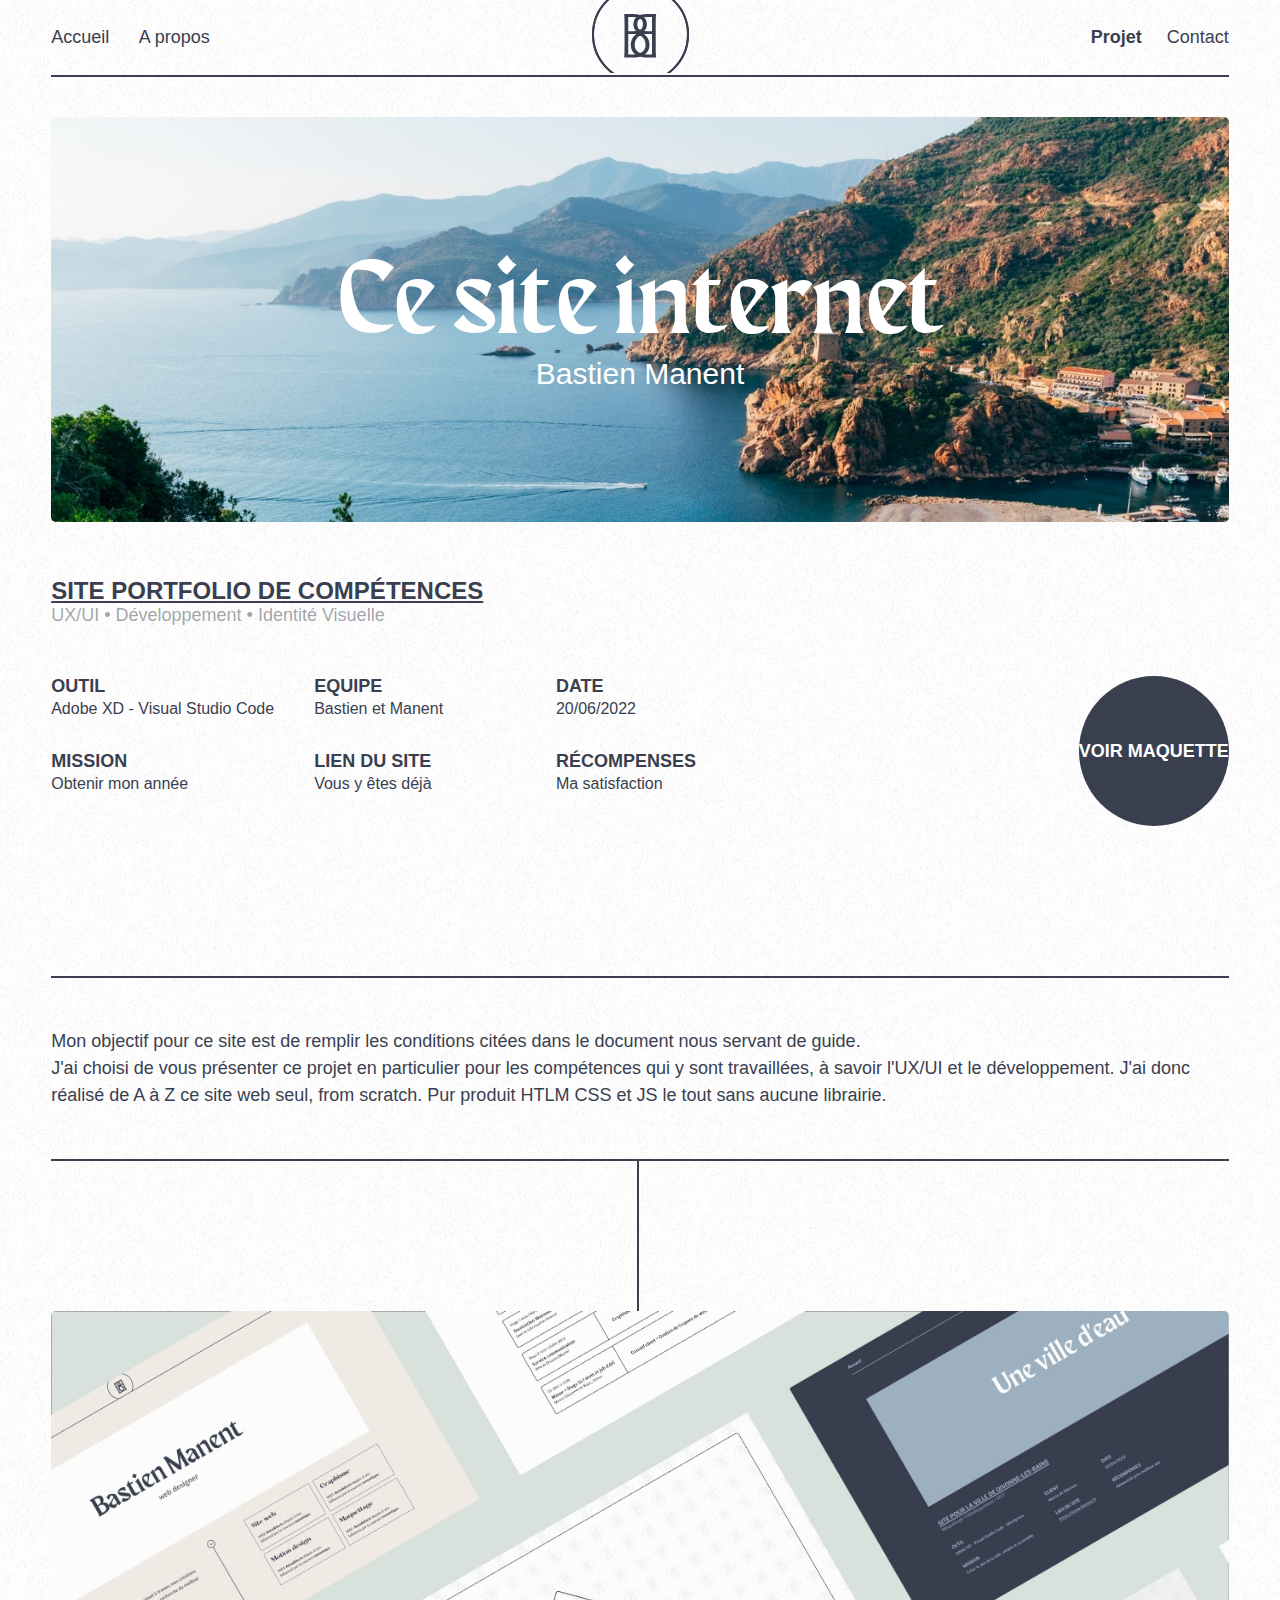
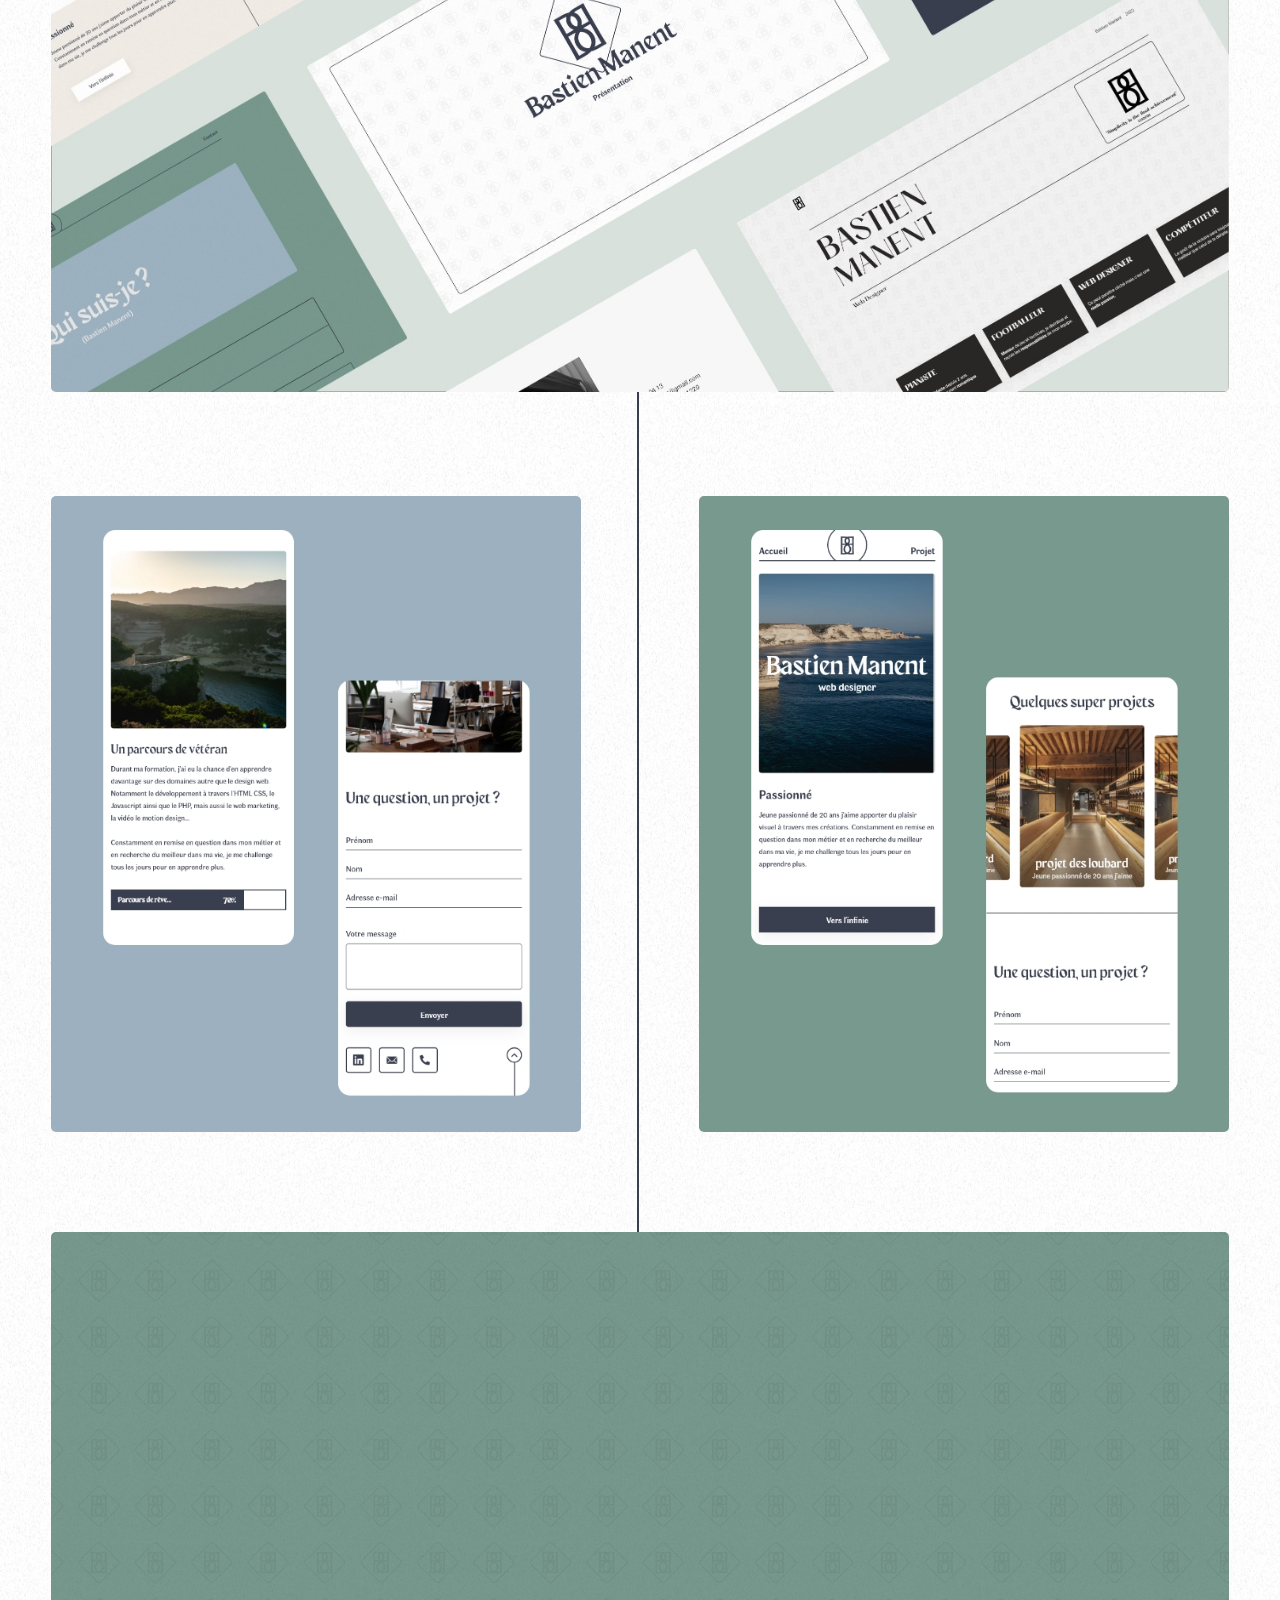
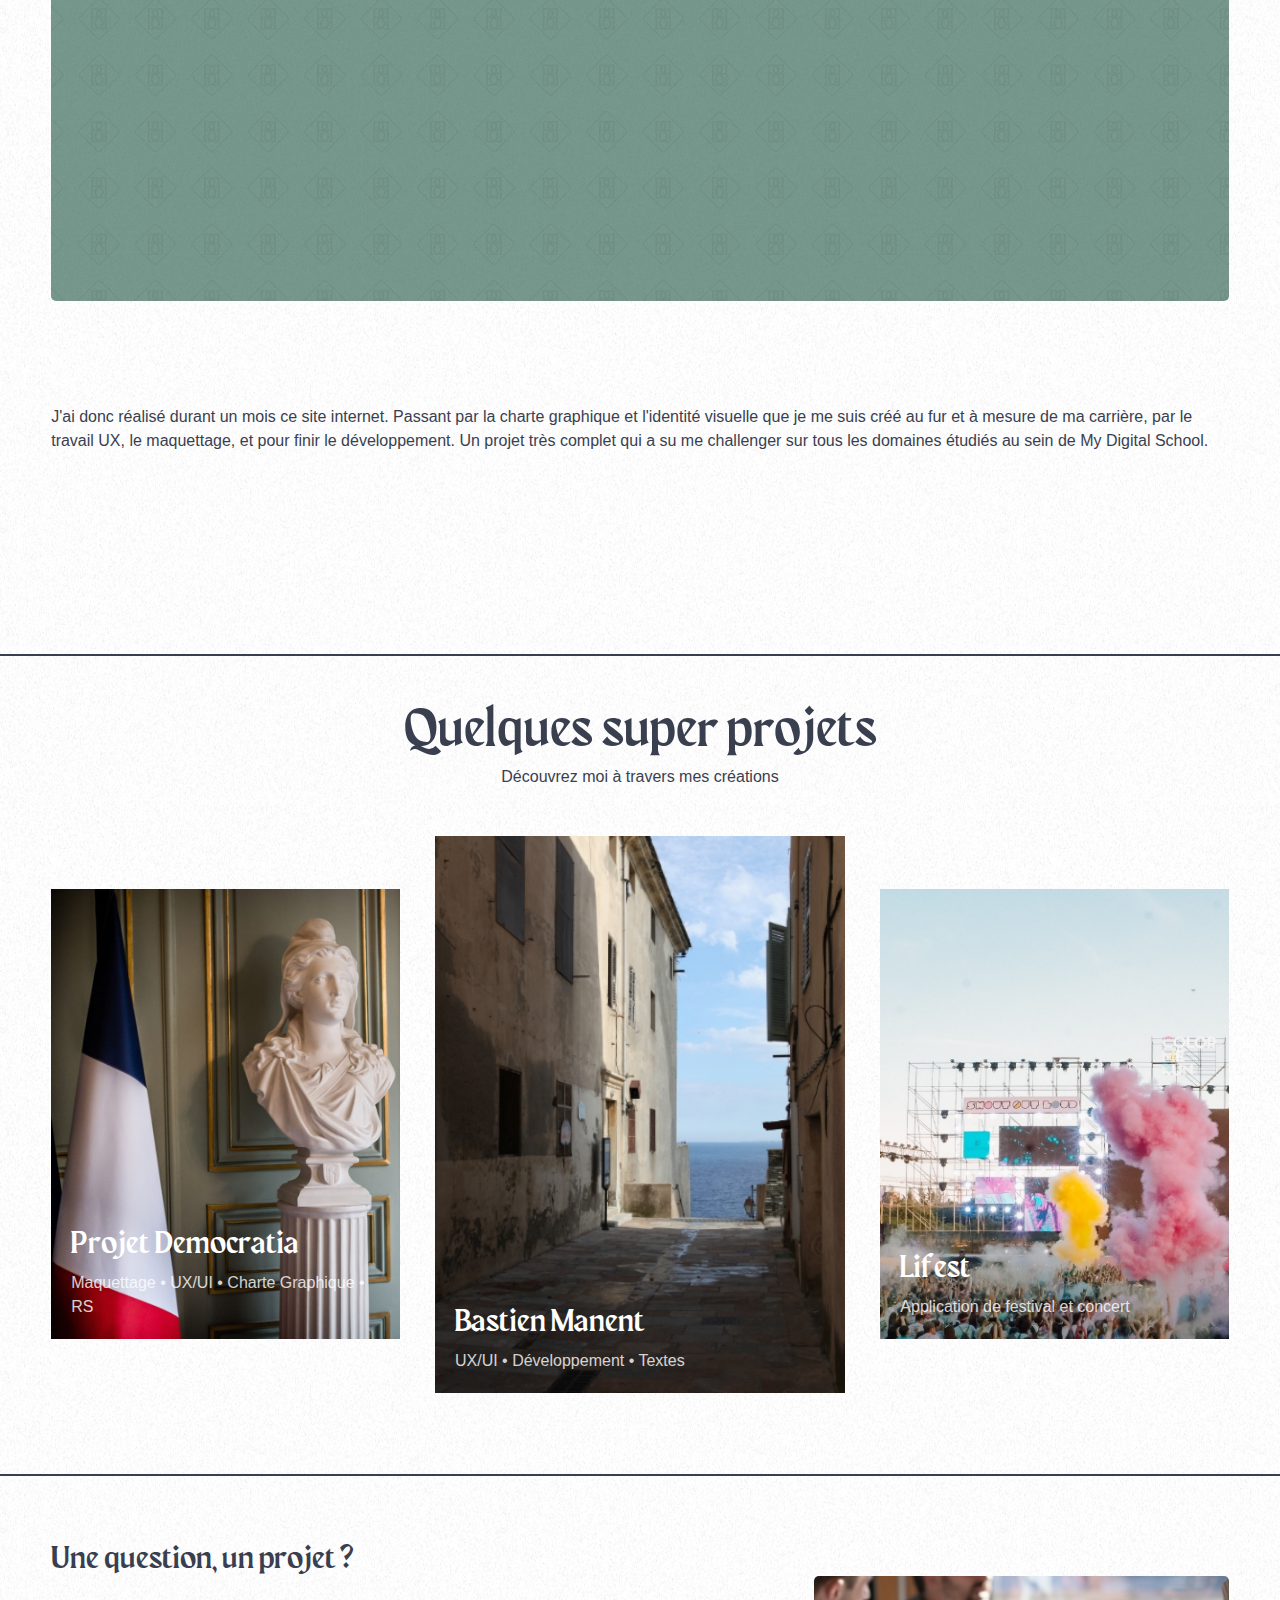
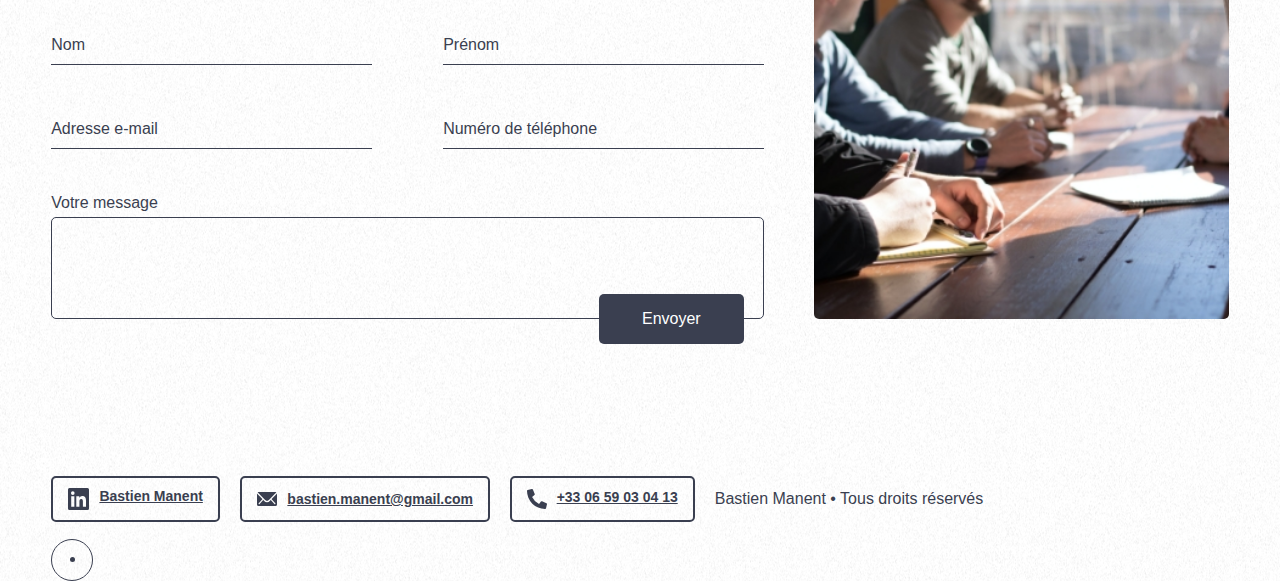
<file: projet.html>
<!DOCTYPE html>
<html lang="en">

<head>
    <meta charset="UTF-8">
    <meta http-equiv="X-UA-Compatible" content="IE=edge">
    <meta name="viewport" content="width=device-width, initial-scale=1.0">
    <title>Projet • Bastien Manent</title>
    <link rel='stylesheet' href='https://www.cnap.fr/sites/faune/styles/faune-fontes.css'>
    <link rel="stylesheet" href="./reset.css">
    <link rel="stylesheet" href="./main.css">
    <link rel="stylesheet" href="./projet.css">
    <link rel="stylesheet" href="./responsive.css">
    <link rel="icon" type="image/png" href="./images/favicon.png" />
</head>

<body>
    <nav id="nav">
        <div class="links-pages">
            <ul>
                <li>
                    <a class="dn underline" href="./index.html">Accueil</a>
                    <a class="underline" href="./about.html">A propos</a>
                </li>
            </ul>
        </div>
        <a href="/index.html" class="center"><img src="./images/logo.svg" alt=""></a>
        <div class="contact">
            <a class="underline active" href="#third-part">Projet</a>
            <a class="no-margin underline" href="#contact">Contact</a>
        </div>
    </nav>

    <main>
        <div class="title">
            <h1>Ce site internet</h1>
            <h2>Bastien Manent</h2>
        </div>
        <div class="intro">
            
                <h2>Site portfolio de compétences</h2>
                <h4>UX/UI • Développement • Identité Visuelle</h4>
                <div class="info">
                    <div class="element">
                        <h4>Outil</h4>
                        <p>Adobe XD - Visual Studio Code</p>
                    </div>
                    <div class="element">
                        <h4>Equipe</h4>
                        <p>Bastien et Manent</p>
                    </div>
                    <div class="element">
                        <h4>Date</h4>
                        <p>20/06/2022</p>
                    </div>
                    <div class="element">
                        <h4>Mission</h4>
                        <p>Obtenir mon année</p>
                    </div>
                    <div class="element">
                        <h4>Lien du site</h4>
                        <p>Vous y êtes déjà</p>
                    </div>
                    <div class="element">
                        <h4>Récompenses</h4>
                        <p>Ma satisfaction</p>
                    </div>

                </div>
            
            <a target="_blank" class="see button"
                href="https://xd.adobe.com/view/1b09dec6-90b6-4a4e-bd77-610cf80e361d-4e5a/?fullscreen">
                Voir maquette
            </a>
        </div>
        <div class="presentation-projet">
            <p>Mon objectif pour ce site est de remplir les conditions citées dans le document nous servant de guide.
                <br> J'ai choisi de vous présenter ce projet en particulier
                pour les compétences qui y sont travaillées, à savoir l'UX/UI et le développement. J'ai donc réalisé de
                A à Z ce site web seul, from scratch. Pur produit HTLM CSS et JS le tout sans aucune librairie.
            </p>
        </div>
    </main>

    <section id="highlight">
        <img src="./images/pres-bastien.jpg" alt="" class="big">
        <div class="double">
            <img src="./images/pres-2.jpg" alt="">
            <img src="./images/pres-3.jpg" alt="">
        </div>
        <img src="./images/cover.jpg" alt="" class="thin">
        <p>J'ai donc réalisé durant un mois ce site internet. Passant par la charte graphique et l'identité visuelle que je me suis créé
            au fur et à mesure de ma carrière, par le travail UX, le maquettage, et pour finir le développement. Un projet très complet qui a su me 
            challenger sur tous les domaines étudiés au sein de My Digital School.
        </p>
    </section>


    <div class="trait spe"></div>

    <section id="third-part">
        <h2>Quelques super projets</h2>
        <h4>Découvrez moi à travers mes créations</h4>

        <div class="project-container">
            <a href="./projet-democratia.html" class="project first">
                <div class="text">
                    <h3>Projet Democratia</h3>
                    <p>Maquettage • UX/UI • Charte Graphique • RS</p>
                </div>
            </a>
            <a href="./projet.html" class="project new">
                <div class="text">
                    <h3>Bastien Manent</h3>
                    <p>UX/UI • Développement • Textes </p>
                </div>
            </a>
            <a href="./lifest.html" class="project third">
                <div class="text">
                    <h3>Lifest</h3>
                    <p>Application de festival et concert</p>
                </div>
            </a>
        </div>
    </section>


    <div class="trait"></div>

    <section id="contact">
        <h3>Une question, un projet ?</h3>
        <div class="form-container">
            <form name="contact" method="POST" data-netlify="true">


                <div class="name">
                    <input type="text" id="fname" name="fname" placeholder="Nom" required>
                    <input type="text" id="lname" name="lname" placeholder="Prénom" required>
                </div>
                <div class="tel-mail">
                    <input type="email" id="email" name="email" placeholder="Adresse e-mail" required>
                    <input type="number" id="number" name="number" placeholder="Numéro de téléphone" required>
                </div>
                <div class="message">
                    <label for="message">Votre message</label>
                    <textarea name="message" required></textarea>
                </div>
                <button name="submit" type="submit" id="contact-submit" data-submit="En cours d'envoie">Envoyer</button>
            </form>
            <img src="./images/rendez-vous.jpg" alt="équipe qui travail">
        </div>
    </section>

    <footer>
        <div class="socials">
            <div class="linkedin social"><a target="_blank" href="https://www.linkedin.com/in/bastien-manent/"><img
                        src="./images/linkedin.svg" alt="">Bastien Manent</a></div>
            <div class="mail social"><a target="_blank" href="mailto:bastien.manent@gmail.com"> <img
                        src="./images/mail.svg" alt="">bastien.manent@gmail.com</a></div>
            <div class="tel social"><a href="tel:+33659030413"><img src="./images/tel.svg" alt="">+33 06 59 03 04 13</a>
            </div>
            <h5>Bastien Manent • Tous droits réservés</h5>
        </div>
        <a href="#nav" class="trace"></a>
    </footer>



    <div class="cursor">
        <div class="dot"></div>
    </div>

    <script>
        const cursor = document.querySelector('.cursor');

        document.addEventListener('mousemove', e => {
            cursor.setAttribute("style", "top: " + (e.pageY - 20) + "px; left: " + (e.pageX - 20) + "px;");
        });

        let show = document.querySelectorAll('a, button, input');

        show.forEach(link => {
            link.addEventListener("mouseleave", () => {

                cursor.classList.remove("link-grow");
            });
            link.addEventListener("mouseover", () => {
                cursor.classList.add("link-grow");
            });
        });
    </script>

    <script>
        const $ = (s, o = document) => o.querySelector(s);
        const $$ = (s, o = document) => o.querySelectorAll(s);

        $$('.button').forEach(el => el.addEventListener('mousemove', function (e) {
            const pos = this.getBoundingClientRect();
            const mx = e.clientX - pos.left - pos.width / 2;
            const my = e.clientY - pos.top - pos.height / 2;

            this.style.transform = 'translate(' + mx * 0.15 + 'px, ' + my * 0.3 + 'px)';
            this.style.transform += 'rotate3d(' + mx * -0.1 + ', ' + my * -0.3 + ', 0, 12deg)';
            this.children[0].style.transform = 'translate(' + mx * 0.025 + 'px, ' + my * 0.075 + 'px)';
        }));

        $$('.button').forEach(el => el.addEventListener('mouseleave', function () {
            this.style.transform = 'translate3d(0px, 0px, 0px)';
            this.style.transform += 'rotate3d(0, 0, 0, 0deg)';
            this.children[0].style.transform = 'translate3d(0px, 0px, 0px)';
        }));
    </script>

</body>

</html>
</file>
<file: main.css>
@charset "UTF-8";
@font-face {
  font-family: "Maragsa";
  src: url("/font/Maragsâ.otf");
}

::-moz-selection {
  color: #133552;
  background: #5abce977;
}

::selection {
  color: #133552;
  background: #5abce977;
}

html {
  scroll-behavior: smooth;
}

html::-webkit-scrollbar {
  width: 10px;
}

html::-webkit-scrollbar-thumb {
  background: #1335523a;
}

html::-webkit-scrollbar-track {
  background: rgba(255, 255, 255, 0);
}

.underline {
  position: relative;
}

.underline::after {
  content: '';
  position: absolute;
  width: 100%;
  -webkit-transform: scaleX(0);
          transform: scaleX(0);
  height: 2px;
  bottom: 0;
  left: 0;
  background-color: #3A3F50;
  -webkit-transform-origin: bottom right;
          transform-origin: bottom right;
  -webkit-transition: -webkit-transform 0.25s ease-out;
  transition: -webkit-transform 0.25s ease-out;
  transition: transform 0.25s ease-out;
  transition: transform 0.25s ease-out, -webkit-transform 0.25s ease-out;
}

.underline:hover:hover:after {
  -webkit-transform: scaleX(1);
          transform: scaleX(1);
  -webkit-transform-origin: bottom left;
          transform-origin: bottom left;
}

img {
  pointer-events: none;
  -webkit-user-select: none;
     -moz-user-select: none;
      -ms-user-select: none;
          user-select: none;
}

a {
  -webkit-user-select: none;
     -moz-user-select: none;
      -ms-user-select: none;
          user-select: none;
}

.button {
  -webkit-transition: color .1s linear, background .15s linear, -webkit-transform .1s linear;
  transition: color .1s linear, background .15s linear, -webkit-transform .1s linear;
  transition: transform .1s linear, color .1s linear, background .15s linear;
  transition: transform .1s linear, color .1s linear, background .15s linear, -webkit-transform .1s linear;
}

.cursor {
  width: 40px;
  height: 40px;
  border: #3A3F50 1px solid;
  border-radius: 50%;
  position: absolute;
  pointer-events: none;
  -webkit-transition: all 0.3s ease-in-out;
  transition: all 0.3s ease-in-out;
  -webkit-transition-property: background, -webkit-transform;
  transition-property: background, -webkit-transform;
  transition-property: background, transform;
  transition-property: background, transform, -webkit-transform;
  display: -webkit-box;
  display: -ms-flexbox;
  display: flex;
  -webkit-box-align: center;
      -ms-flex-align: center;
          align-items: center;
  -webkit-box-pack: center;
      -ms-flex-pack: center;
          justify-content: center;
}

.cursor .dot {
  height: 5px;
  width: 5px;
  background-color: #3A3F50;
  border-radius: 100%;
}

.center {
  margin: 0 !important;
}

.no-margin {
  margin: 0 !important;
}

.link-grow {
  -webkit-transform: scale(1.5);
          transform: scale(1.5);
  background: rgba(255, 255, 255, 0.25);
}

body {
  margin: 0;
  padding: 0;
  background-image: url("./images/background.png");
  padding: 0 10%;
  font-family: 'Faune', sans-serif;
  color: #3A3F50;
  overflow-x: hidden;
}

p {
  line-height: 150%;
}

nav {
  height: 75px;
  display: -webkit-box;
  display: -ms-flexbox;
  display: flex;
  -webkit-box-pack: justify;
      -ms-flex-pack: justify;
          justify-content: space-between;
  -webkit-box-align: center;
      -ms-flex-align: center;
          align-items: center;
  border-bottom: 2px solid #3A3F50;
}

nav a {
  font-size: 18px;
  font-weight: 400;
  margin-right: 25px;
}

nav ul li {
  display: inline;
}

nav img {
  height: 75px;
}

nav div {
  width: 250px;
}

nav .contact {
  display: -webkit-box;
  display: -ms-flexbox;
  display: flex;
  -webkit-box-pack: end;
      -ms-flex-pack: end;
          justify-content: flex-end;
}

nav .active {
  font-weight: bold !important;
}

main {
  margin-top: 80px;
  border-bottom: 2px solid #3A3F50;
}

main .title {
  height: 45vh;
  display: -webkit-box;
  display: -ms-flexbox;
  display: flex;
  -webkit-box-align: center;
      -ms-flex-align: center;
          align-items: center;
  -webkit-box-pack: center;
      -ms-flex-pack: center;
          justify-content: center;
  -webkit-box-orient: vertical;
  -webkit-box-direction: normal;
      -ms-flex-direction: column;
          flex-direction: column;
  text-align: center;
  color: white;
  background-image: url("./images/bonifacio.png");
  border-radius: 5px;
  background-image: bor;
  background-size: cover;
  background-position: center;
  margin-bottom: 50px;
}

main .title h1 {
  font-family: 'Maragsa';
  font-size: 100px;
}

main .title h2 {
  font-size: 30px;
}

main .fold-container {
  width: 100%;
  display: -webkit-box;
  display: -ms-flexbox;
  display: flex;
}

main .fold-container .trace {
  height: 400px;
  width: -webkit-max-content;
  width: -moz-max-content;
  width: max-content;
  border-left: solid 1px #3A3F50;
  border-right: solid 1px #3A3F50;
  position: relative;
  left: 50%;
}

main .fold-container .trace::before {
  content: "";
  background: url("/images/scroll-arrow.svg") no-repeat;
  width: 30px;
  height: 30px;
  position: absolute;
  left: calc(50% - 15px);
}

main .fold-container .resume {
  width: 50%;
  max-height: 280px;
  display: -webkit-box;
  display: -ms-flexbox;
  display: flex;
  -webkit-box-orient: vertical;
  -webkit-box-direction: normal;
      -ms-flex-direction: column;
          flex-direction: column;
  -webkit-box-pack: justify;
      -ms-flex-pack: justify;
          justify-content: space-between;
}

main .fold-container .resume h2 {
  font-weight: bold;
  font-size: 30px;
  margin-bottom: 25px;
}

main .fold-container .resume p {
  padding-right: 100px;
}

main .fold-container .resume a {
  font-size: 18px;
  color: #ffff;
  background-color: #3A3F50;
  padding: 15px 60px;
  display: inline-block;
  text-align: center;
  width: 100px;
}

main .skill-container {
  width: 50%;
  display: -ms-grid;
  display: grid;
  -ms-grid-columns: (1fr)[2];
      grid-template-columns: repeat(2, 1fr);
  -ms-grid-rows: (1fr)[2];
      grid-template-rows: repeat(2, 1fr);
  height: 50%;
  gap: 20px;
  padding-left: 15%;
}

main .skill-container h3 {
  font-size: 21px;
  font-family: 'Maragsa';
  margin-bottom: 20px;
}

main .skill-container .skill {
  border: solid 1.5px #3A3F50;
  padding: 20px 15px;
  display: -webkit-box;
  display: -ms-flexbox;
  display: flex;
  -webkit-box-orient: vertical;
  -webkit-box-direction: normal;
      -ms-flex-direction: column;
          flex-direction: column;
}

#second-part {
  margin-top: 80px;
  margin-bottom: 80px;
  border-bottom: 2px solid #3A3F50;
  display: -webkit-box;
  display: -ms-flexbox;
  display: flex;
  -webkit-box-pack: justify;
      -ms-flex-pack: justify;
          justify-content: space-between;
}

#second-part .article-container {
  display: -webkit-box;
  display: -ms-flexbox;
  display: flex;
  -webkit-box-orient: vertical;
  -webkit-box-direction: normal;
      -ms-flex-direction: column;
          flex-direction: column;
  margin: 0;
  padding: 0;
}

#second-part .article {
  display: -webkit-box;
  display: -ms-flexbox;
  display: flex;
  width: 80%;
  margin: 0;
  padding: 0;
}

#second-part .article .text {
  display: -webkit-box;
  display: -ms-flexbox;
  display: flex;
  -webkit-box-orient: vertical;
  -webkit-box-direction: normal;
      -ms-flex-direction: column;
          flex-direction: column;
}

#second-part .article .plus {
  font-size: 16px;
  color: #3A3F50;
  border: #3A3F50 solid 1px;
  border-radius: 5px;
  padding: 15px 20px;
  text-align: center;
  width: 100px;
  margin-top: 20px;
}

#second-part .article img {
  margin-right: 50px;
  -o-object-fit: cover;
     object-fit: cover;
  max-width: 500px;
  border-radius: 5px;
}

#second-part .article h3 {
  font-size: 30px;
  font-family: 'Maragsa';
  margin-bottom: 30px;
}

#second-part .margin {
  margin-top: 100px;
  margin-bottom: 80px;
}

#second-part .margin img {
  margin-right: 0;
  margin-left: 50px;
}

.progress-bar {
  width: 40px;
  border: 2px solid #3A3F50;
  display: -webkit-box;
  display: -ms-flexbox;
  display: flex;
  -webkit-box-align: end;
      -ms-flex-align: end;
          align-items: flex-end;
  margin-bottom: 80px;
  border-radius: 7px;
}

.progress-bar div {
  height: 70%;
  width: 40px;
  background-color: #3A3F50;
  display: inline-block;
  border-radius: 0 0 2.5px 2.5px;
  color: #ffffff;
  display: -webkit-box;
  display: -ms-flexbox;
  display: flex;
  -webkit-box-align: center;
      -ms-flex-align: center;
          align-items: center;
  -webkit-box-pack: justify;
      -ms-flex-pack: justify;
          justify-content: space-between;
  -webkit-box-orient: vertical;
  -webkit-box-direction: normal;
      -ms-flex-direction: column;
          flex-direction: column;
  padding: 25px 0;
}

.progress-bar div h4 {
  font-family: 'Maragsa';
  -webkit-writing-mode: vertical-rl;
      -ms-writing-mode: tb-rl;
          writing-mode: vertical-rl;
  font-size: 20px;
}

.progress-bar div h6 {
  font-family: 'Maragsa';
  -webkit-writing-mode: vertical-rl;
      -ms-writing-mode: tb-rl;
          writing-mode: vertical-rl;
  text-transform: uppercase;
  font-size: 30px;
}

#third-part {
  margin-top: 150px;
}

#third-part h2 {
  font-family: 'maragsa';
  text-align: center;
  font-size: 50px;
}

#third-part h4 {
  text-align: center;
  margin-top: 10px;
}

#third-part .project-container {
  display: -webkit-box;
  display: -ms-flexbox;
  display: flex;
  -webkit-box-align: center;
      -ms-flex-align: center;
          align-items: center;
  -webkit-box-pack: center;
      -ms-flex-pack: center;
          justify-content: center;
  gap: 70px;
  margin-bottom: 80px;
  margin-top: 50px;
  overflow-x: hidden;
}

#third-part .project-container::-webkit-scrollbar {
  display: none;
}

#third-part .project-container .project {
  height: 650px;
  width: 425px;
  background-repeat: no-repeat;
  background-size: cover;
  display: -webkit-box;
  display: -ms-flexbox;
  display: flex;
  -webkit-box-orient: vertical;
  -webkit-box-direction: normal;
      -ms-flex-direction: column;
          flex-direction: column;
  -webkit-box-pack: end;
      -ms-flex-pack: end;
          justify-content: flex-end;
  color: #ffffff;
  gap: 70px;
}

#third-part .project-container .project .text {
  padding: 20px;
}

#third-part .project-container .project h3 {
  font-family: 'maragsa';
  font-size: 30px;
  margin-bottom: 10px;
}

#third-part .project-container .project p {
  opacity: .8;
}

#third-part .project-container .first {
  background-image: url("./images/projet-democratia.jpg");
}

#third-part .project-container .new {
  height: 725px;
  width: 500px;
  background-image: url("./images/bastien-manent.jpg");
}

#third-part .project-container .third {
  background-image: url("./images/lifest.jpg");
}

.trait {
  width: 100%;
  overflow: hidden;
  position: absolute;
  left: 0;
  height: 1px;
  border-bottom: 2px solid #3A3F50;
}

#contact {
  margin-top: 150px;
}

#contact h3 {
  font-family: 'maragsa';
  font-size: 30px;
}

#contact .form-container {
  display: -webkit-box;
  display: -ms-flexbox;
  display: flex;
  -webkit-box-pack: justify;
      -ms-flex-pack: justify;
          justify-content: space-between;
  gap: 50px;
}

#contact .form-container form {
  width: 900px;
  display: -webkit-box;
  display: -ms-flexbox;
  display: flex;
  -webkit-box-orient: vertical;
  -webkit-box-direction: normal;
      -ms-flex-direction: column;
          flex-direction: column;
  gap: 45px;
  margin-top: 50px;
  position: relative;
}

#contact .form-container form ::-webkit-input-placeholder {
  color: #3A3F50;
  font-size: 16px;
  opacity: 1;
}

#contact .form-container form :-ms-input-placeholder {
  color: #3A3F50;
  font-size: 16px;
  opacity: 1;
}

#contact .form-container form ::-ms-input-placeholder {
  color: #3A3F50;
  font-size: 16px;
  opacity: 1;
}

#contact .form-container form ::placeholder {
  color: #3A3F50;
  font-size: 16px;
  opacity: 1;
}

#contact .form-container form input {
  border: none;
  border-bottom: 1px solid #3A3F50;
  padding: 10px 0;
  font-weight: 400;
  font-size: 16px;
  font-family: 'Faune', sans-serif;
  background-color: transparent;
  -webkit-box-sizing: border-box;
          box-sizing: border-box;
}

#contact .form-container form textarea {
  border: 1px solid #3A3F50;
  border-radius: 5px;
  padding: 0;
  resize: none;
  padding: 5px;
  height: 90px;
  background-color: transparent;
  font-family: 'Faune', sans-serif;
  font-size: 16px;
  color: #133552;
}

#contact .form-container form input:focus {
  border-bottom: 2px solid #133552;
  outline: none;
  -webkit-box-sizing: border-box;
          box-sizing: border-box;
}

#contact .form-container form textarea:focus {
  outline: none;
}

#contact .form-container form .name,
#contact .form-container form .tel-mail {
  width: 100%;
  display: -webkit-box;
  display: -ms-flexbox;
  display: flex;
  -webkit-box-pack: justify;
      -ms-flex-pack: justify;
          justify-content: space-between;
}

#contact .form-container form .name #fname,
#contact .form-container form .name #lname,
#contact .form-container form .name #email,
#contact .form-container form .name #number,
#contact .form-container form .tel-mail #fname,
#contact .form-container form .tel-mail #lname,
#contact .form-container form .tel-mail #email,
#contact .form-container form .tel-mail #number {
  width: 45%;
}

#contact .form-container form .message {
  display: -webkit-box;
  display: -ms-flexbox;
  display: flex;
  -webkit-box-orient: vertical;
  -webkit-box-direction: normal;
      -ms-flex-direction: column;
          flex-direction: column;
  gap: 5px;
}

#contact .form-container form button {
  position: absolute;
  bottom: -25px;
  right: 20px;
  border-radius: 5px;
  outline: none;
  border: none;
  background-color: #3A3F50;
  color: white;
  font-family: 'Faune', sans-serif;
  font-weight: 500;
  font-size: 16px;
  padding: 15px 30px;
  height: 50px;
  width: 145px;
}

#contact .form-container img {
  -o-object-fit: cover;
     object-fit: cover;
  border-radius: 5px;
}

footer {
  margin-top: 150px;
  height: 60px;
  display: -webkit-box;
  display: -ms-flexbox;
  display: flex;
  -webkit-box-pack: justify;
      -ms-flex-pack: justify;
          justify-content: space-between;
  -webkit-box-align: center;
      -ms-flex-align: center;
          align-items: center;
}

footer h5 {
  margin: 0;
  padding: 0;
}

footer .socials {
  display: -webkit-box;
  display: -ms-flexbox;
  display: flex;
  gap: 20px;
}

footer .socials h5 {
  display: -webkit-box;
  display: -ms-flexbox;
  display: flex;
  -webkit-box-align: center;
      -ms-flex-align: center;
          align-items: center;
}

footer .socials .social {
  border: 2px solid #3A3F50;
  border-radius: 5px;
  padding: 15px 20px;
  font-weight: 700;
  text-decoration: underline;
  display: -webkit-box;
  display: -ms-flexbox;
  display: flex;
  -webkit-box-align: center;
      -ms-flex-align: center;
          align-items: center;
  -webkit-box-pack: justify;
      -ms-flex-pack: justify;
          justify-content: space-between;
  line-height: normal;
}

footer .socials .social a {
  display: -webkit-box;
  display: -ms-flexbox;
  display: flex;
}

footer .socials .social a img {
  margin-right: 10px;
}

footer .trace {
  height: 150%;
  border-left: solid 1px #3A3F50;
  border-right: solid 1px #3A3F50;
  position: relative;
}

footer .trace::before {
  content: "";
  background: url("/images/scroll-arrow.svg") no-repeat;
  width: 30px;
  height: 30px;
  position: absolute;
  left: calc(50% - 15px);
  -webkit-transform: rotate(180deg);
          transform: rotate(180deg);
}
/*# sourceMappingURL=main.css.map */
</file>
<file: responsive.css>
@media only screen and (max-width: 1580px) {
  body {
    padding: 0 4%;
  }
  main .skill-container {
    width: 50%;
    display: -ms-grid;
    display: grid;
    -ms-grid-columns: (1fr)[2];
        grid-template-columns: repeat(2, 1fr);
    -ms-grid-rows: (1fr)[2];
        grid-template-rows: repeat(2, 1fr);
    height: 50%;
    gap: 20px;
  }
  main .skill-container h3 {
    margin-bottom: 15px;
  }
  main .skill-container .skill {
    padding: 10px;
    display: -webkit-box;
    display: -ms-flexbox;
    display: flex;
    -webkit-box-pack: center;
        -ms-flex-pack: center;
            justify-content: center;
  }
  .article {
    width: 85% !important;
  }
}

@media only screen and (max-width: 1280px) {
  html,
  body {
    max-width: 100% !important;
    overflow-x: hidden !important;
  }
  .trace {
    display: none;
  }
  main {
    margin-top: 40px;
  }
  main .fold-container {
    width: 100%;
    display: -webkit-box;
    display: -ms-flexbox;
    display: flex;
    -webkit-box-orient: vertical;
    -webkit-box-direction: normal;
        -ms-flex-direction: column;
            flex-direction: column;
  }
  main .fold-container .resume {
    width: 100% !important;
    -webkit-box-pack: start;
        -ms-flex-pack: start;
            justify-content: flex-start;
    border-bottom: 1px solid #3A3F50;
  }
  main .fold-container .resume h2 {
    font-weight: bold;
    font-size: 30px;
    margin-bottom: 25px;
  }
  main .fold-container .resume p {
    padding-right: 100px;
    margin-bottom: 40px;
    width: 75%;
    font-size: 18px;
  }
  main .fold-container .resume a {
    font-size: 18px;
    color: #ffff;
    background-color: #3A3F50;
    padding: 15px 60px;
    display: inline-block;
    text-align: center;
    width: 100px;
  }
  main .fold-container .skill-container {
    margin-top: 45px;
    margin-bottom: 45px;
    width: 100%;
    height: -webkit-max-content;
    height: -moz-max-content;
    height: max-content;
    -ms-flex-wrap: nowrap;
        flex-wrap: nowrap;
    -webkit-box-pack: justify;
        -ms-flex-pack: justify;
            justify-content: space-between;
    padding-left: 0;
  }
  main .fold-container .skill-container .skill {
    height: 140px;
    display: -webkit-box;
    display: -ms-flexbox;
    display: flex;
    -webkit-box-pack: center;
        -ms-flex-pack: center;
            justify-content: center;
  }
  #second-part {
    -webkit-box-orient: vertical;
    -webkit-box-direction: normal;
        -ms-flex-direction: column;
            flex-direction: column;
    border-bottom: none;
    margin-bottom: 0;
  }
  #second-part .article {
    width: 100% !important;
  }
  #second-part .article img {
    width: 450px;
  }
  #second-part .article .text {
    width: 70%;
  }
  #second-part .margin {
    margin-top: 40px;
    margin-bottom: 40px;
  }
  #second-part .progress-bar {
    width: 100%;
    height: 50px;
    -webkit-box-align: end;
        -ms-flex-align: end;
            align-items: flex-end;
    margin-bottom: 0;
  }
  #second-part .progress-bar div {
    width: 70%;
    height: 50px;
    -webkit-box-orient: horizontal;
    -webkit-box-direction: reverse;
        -ms-flex-direction: row-reverse;
            flex-direction: row-reverse;
    padding: 0;
  }
  #second-part .progress-bar div h6 {
    -webkit-writing-mode: horizontal-tb;
        -ms-writing-mode: lr-tb;
            writing-mode: horizontal-tb;
    margin-right: 45px;
  }
  #second-part .progress-bar div h4 {
    -webkit-writing-mode: horizontal-tb;
        -ms-writing-mode: lr-tb;
            writing-mode: horizontal-tb;
    margin-left: 45px;
  }
  #third-part .project-container {
    gap: 3%;
  }
  #third-part .project-container .project {
    height: 450px;
  }
  #third-part .project-container .new {
    height: 557px;
  }
  footer {
    margin-bottom: 10px;
  }
  footer .socials h5 {
    font-size: 16px !important;
  }
  footer .socials .social {
    padding: 10px 15px;
  }
  footer .socials .social a {
    font-size: 14px;
  }
}

@media only screen and (max-width: 960px) {
  main h1 {
    font-size: 12vw !important;
  }
  main .fold-container {
    width: 100%;
  }
  main .fold-container .skill-container {
    display: -ms-grid;
    display: grid;
    -ms-grid-columns: (1fr)[2];
        grid-template-columns: repeat(2, 1fr);
    -ms-grid-rows: 1fr;
        grid-template-rows: 1fr;
    gap: 30px;
  }
  main .fold-container .resume {
    max-height: none;
  }
  main .fold-container .resume p {
    width: 100%;
  }
  main .fold-container .resume a {
    margin-bottom: 30px;
  }
  #second-part .article-container .article img {
    width: 40%;
  }
  #third-part h2 {
    font-size: 40px;
  }
  #third-part .project-container {
    gap: 3%;
  }
  #third-part .project-container .project {
    height: 350px;
  }
  #third-part .project-container .project .text h3 {
    font-size: 18px;
  }
  #third-part .project-container .project .text p {
    font-size: 14px;
  }
  #third-part .project-container .new {
    height: 400px;
  }
  #contact .form-container img {
    display: none;
  }
  footer .socials h5 {
    display: none;
  }
}

@media only screen and (max-width: 750px) {
  main {
    border-bottom: 20px !important;
  }
  main .parcours .post-bac .experience,
  main .parcours .bac .experience {
    -webkit-box-orient: vertical;
    -webkit-box-direction: normal;
        -ms-flex-direction: column;
            flex-direction: column;
    padding: 10px;
    -webkit-box-align: start;
        -ms-flex-align: start;
            align-items: flex-start;
    height: initial;
    margin-top: 10px;
  }
  main .parcours .post-bac .experience .skill,
  main .parcours .bac .experience .skill {
    padding-top: 10px;
  }
  main .parcours .post-bac .experience .titre,
  main .parcours .bac .experience .titre {
    width: 100%;
    border: 0;
    border-bottom: 1px solid #3A3F50;
    margin: 0;
    padding-bottom: 10px;
  }
  main .parcours .post-bac .experience .titre p,
  main .parcours .bac .experience .titre p {
    font-size: 12px !important;
  }
  main .parcours .post-bac .experience .titre h2,
  main .parcours .bac .experience .titre h2 {
    font-size: 16px;
  }
  main .parcours .post-bac .experience .skill,
  main .parcours .bac .experience .skill {
    margin: 0;
    font-size: 16px;
  }
  main .parcours .post-bac .experience .skill span,
  main .parcours .bac .experience .skill span {
    font-size: 14px;
  }
  #second {
    overflow-x: hidden;
  }
  #second .text-container p {
    width: 100%;
  }
  #second .text-container h2 {
    font-size: 40px;
  }
  #second .text-container h2::after {
    content: "";
    width: 100%;
    height: 3px;
    background-color: #3A3F50;
    position: absolute;
  }
  #second .bac .experience {
    -webkit-box-orient: vertical;
    -webkit-box-direction: normal;
        -ms-flex-direction: column;
            flex-direction: column;
    padding: 10px;
    -webkit-box-align: start;
        -ms-flex-align: start;
            align-items: flex-start;
    height: initial;
  }
  #second .bac .experience .skill {
    padding-top: 10px;
  }
  #second .bac .experience .titre {
    width: 100%;
    border: 0;
    border-bottom: 1px solid #3A3F50;
    margin: 0;
    padding-bottom: 10px;
  }
  #second .bac .experience .titre p {
    font-size: 12px !important;
  }
  #second .bac .experience .titre h2 {
    font-size: 16px;
  }
  #second .bac .experience .skill {
    margin: 0;
    font-size: 16px;
    width: 100%;
  }
  #second .bac .experience .skill span {
    display: none;
  }
  .cursor {
    display: none;
  }
  nav {
    height: 46px;
  }
  nav a {
    font-size: 16px;
  }
  nav img {
    height: 50px;
  }
  #second-part .article-container .article .text {
    width: 100%;
  }
  #second-part .article-container .article img {
    display: none;
  }
  #second-part .article-container .margin {
    border-top: 1px solid #3A3F50;
    padding: 50px 0;
  }
  #third-part .project-container {
    overflow-x: scroll;
    -ms-scroll-snap-type: x proximity;
        scroll-snap-type: x proximity;
    width: 100vw;
    -webkit-box-pack: start;
        -ms-flex-pack: start;
            justify-content: start;
    -ms-overflow-style: none;
    scrollbar-width: none;
    padding-right: 20px;
  }
  #third-part .project-container .project {
    height: 450px;
    width: 85vw;
    -webkit-box-flex: 0;
        -ms-flex: none;
            flex: none;
    margin-right: 15px;
  }
  #third-part .project-container .third {
    margin-right: 10%;
  }
  #third-part .project-container .new {
    height: 450px;
  }
  footer {
    margin-top: 50px;
  }
  footer .socials .social {
    padding: 15px;
  }
  footer .socials .social a,
  footer .socials .social h5 {
    font-size: 0;
  }
  footer .socials .social a img,
  footer .socials .social h5 img {
    margin-right: 0;
  }
}

@media only screen and (max-width: 480px) {
  html,
  body {
    max-width: 100% !important;
    overflow-x: hidden !important;
  }
  nav .dn {
    display: none;
  }
  nav .contact a {
    margin: 0;
  }
  nav .contact .no-margin {
    display: none;
  }
  main {
    border-bottom: none;
  }
  main .title {
    margin-bottom: 25px;
  }
  main .title h2 {
    font-size: 24px;
  }
  main .fold-container .resume a {
    margin-top: 20px;
    width: 100%;
    padding: 15px 0;
  }
  main .fold-container .skill-container {
    display: -ms-grid;
    display: grid;
    -ms-grid-columns: (1fr)[1];
        grid-template-columns: repeat(1, 1fr);
    -ms-grid-rows: 1fr;
        grid-template-rows: 1fr;
    gap: 30px;
  }
  main .fold-container .skill-container .skill {
    border-radius: 5px;
  }
  #second-part .article-container .article {
    -webkit-box-orient: vertical;
    -webkit-box-direction: normal;
        -ms-flex-direction: column;
            flex-direction: column;
  }
  #second-part .article-container .article .text {
    width: 100%;
  }
  #second-part .article-container .article img {
    display: initial;
    margin: 0;
    width: 100%;
    height: 300px;
    margin-bottom: 25px;
  }
  #second-part .article-container .margin {
    border: 0;
    padding: 50px 0;
    -webkit-box-orient: vertical;
    -webkit-box-direction: reverse;
        -ms-flex-direction: column-reverse;
            flex-direction: column-reverse;
    margin-bottom: 0;
  }
  #second-part .article-container .margin img {
    height: 200px;
  }
  .progress-bar h6 {
    font-size: 20px !important;
    margin-right: 10px !important;
  }
  .progress-bar h4 {
    font-size: 16px !important;
    margin-left: 10px !important;
  }
  #second .text-container {
    margin-top: 100px;
  }
}
/*# sourceMappingURL=responsive.css.map */
</file>
<file: projet.css>
main {
  border-bottom: 0;
}

main .title {
  background-image: url("./images/project-corse.jpg") !important;
}

main .pd {
  background-image: url("./images/projet-democratia.jpg") !important;
  background-position: 25% 5%;
}

main .lifest {
  background-image: url("./images/lifest-cover.jpg") !important;
}

main .intro {
  margin-top: 55px;
  display: -webkit-box;
  display: -ms-flexbox;
  display: flex;
  -webkit-box-pack: justify;
      -ms-flex-pack: justify;
          justify-content: space-between;
  position: relative;
  -webkit-box-orient: vertical;
  -webkit-box-direction: normal;
      -ms-flex-direction: column;
          flex-direction: column;
}

main .intro .container {
  height: 100%;
  width: 100%;
}

main .intro .see {
  height: 150px;
  width: 150px;
  border-radius: 150px;
  background-color: #3A3F50;
  display: -webkit-box;
  display: -ms-flexbox;
  display: flex;
  -webkit-box-pack: center;
      -ms-flex-pack: center;
          justify-content: center;
  -webkit-box-align: center;
      -ms-flex-align: center;
          align-items: center;
  position: absolute;
  bottom: 0;
  right: 0;
  color: white;
  text-transform: uppercase;
  font-size: 18px;
  font-weight: bold;
}

main .intro h2 {
  font-size: 24px;
  color: #3A3F50;
  text-transform: uppercase;
  font-weight: bold;
  text-decoration: underline;
}

main .intro h4 {
  font-size: 18px;
  color: #3a3f507a;
}

main .intro .info {
  margin-top: 50px;
  width: 60%;
  min-height: 150px;
  display: -ms-grid;
  display: grid;
  -ms-grid-columns: (1fr)[3];
      grid-template-columns: repeat(3, 1fr);
  -ms-grid-rows: (1fr)[2];
      grid-template-rows: repeat(2, 1fr);
  grid-column-gap: 40px;
}

main .intro .info h4 {
  text-transform: uppercase;
  font-weight: bold;
  color: #3A3F50;
}

main .intro .info .element {
  margin: 0;
  width: -webkit-max-content;
  width: -moz-max-content;
  width: max-content;
}

main .presentation-projet {
  margin-top: 150px;
  padding: 50px 0;
  font-size: 18px;
  border-top: 2px solid #3A3F50;
  border-bottom: 2px solid #3A3F50;
}

#highlight {
  margin-bottom: 200px;
}

#highlight::before {
  content: "";
  height: 215vh;
  left: calc(50% - 3px);
  width: 2px;
  z-index: -1;
  background-color: #3A3F50;
  position: absolute;
}

#highlight img {
  -o-object-fit: cover;
     object-fit: cover;
  border-radius: 5px;
}

#highlight .big {
  margin-top: 150px;
  width: 100%;
  max-height: 800px;
  margin-bottom: 100px;
}

#highlight .thin {
  margin-top: 100px;
  margin-bottom: 100px;
  width: 100%;
  max-height: 800px;
}

#highlight .double {
  display: -webkit-box;
  display: -ms-flexbox;
  display: flex;
  width: 100%;
  -webkit-box-pack: justify;
      -ms-flex-pack: justify;
          justify-content: space-between;
}

#highlight .double img {
  width: 45%;
}

#third-part {
  padding-top: 50px;
}

.hl2 {
  margin-bottom: 200px;
}

.hl2::before {
  content: "";
  height: 400vh;
  left: calc(50% - 3px);
  width: 2px;
  z-index: -1;
  background-color: #3A3F50;
  position: absolute;
}

.hl2 img {
  -o-object-fit: cover;
     object-fit: cover;
  border-radius: 5px;
}

.hl2 .big {
  margin-top: 150px;
  width: 100%;
  max-height: 800px;
  margin-bottom: 100px;
}

.hl2 .thin {
  margin-top: 100px;
  margin-bottom: 100px;
  width: 100%;
  height: 350px;
}

.hl2 .double {
  display: -webkit-box;
  display: -ms-flexbox;
  display: flex;
  width: 100%;
  -webkit-box-pack: justify;
      -ms-flex-pack: justify;
          justify-content: space-between;
}

.hl2 .double img {
  width: 45%;
}

.smallest::before {
  content: "";
  height: 210vh;
  left: calc(50% - 3px);
  width: 2px;
  z-index: -1;
  background-color: #3A3F50;
  position: absolute;
}

@media only screen and (max-width: 1050px) {
  #highlight::before {
    height: 200vh;
  }
  .hl2::before {
    height: 320vh;
  }
  .smallest::before {
    height: 170vh;
  }
}

@media only screen and (max-width: 960px) {
  main .intro .info {
    margin-top: 50px;
    width: 80%;
    -ms-grid-columns: (1fr)[2];
        grid-template-columns: repeat(2, 1fr);
    -ms-grid-rows: (1fr)[3];
        grid-template-rows: repeat(3, 1fr);
    grid-row-gap: 40px;
  }
  main .intro .see {
    height: 100px;
    width: 100px;
    font-size: 12px;
  }
  #highlight::before {
    height: 0;
  }
  #highlight .double, .hl2 .double {
    display: -webkit-box;
    display: -ms-flexbox;
    display: flex;
    -webkit-box-orient: vertical;
    -webkit-box-direction: normal;
        -ms-flex-direction: column;
            flex-direction: column;
    width: 100%;
    -webkit-box-pack: justify;
        -ms-flex-pack: justify;
            justify-content: space-between;
    gap: 20px;
  }
  #highlight .double img, .hl2 .double img {
    width: 100%;
  }
  .hl2::before {
    height: 0;
  }
}

@media only screen and (max-width: 480px) {
  main .intro h2 {
    font-size: 21px;
  }
  main .intro .info {
    margin-top: 50px;
    width: 80%;
    -ms-grid-columns: (1fr)[1];
        grid-template-columns: repeat(1, 1fr);
    -ms-grid-rows: (1fr)[6];
        grid-template-rows: repeat(6, 1fr);
    grid-row-gap: 30px;
    margin-bottom: 50px;
  }
  main .intro .container {
    width: 100%;
  }
  main .intro .see {
    border-radius: 10px;
    background-color: #3A3F50;
    height: 50px;
    width: 100%;
    font-size: 14px;
    position: initial;
  }
  main .presentation-projet {
    margin-top: 100px;
    padding: 20px 0;
  }
  main .presentation-projet p {
    font-size: 14px;
  }
  #highlight .double img, .hl2 .double img {
    height: 500px;
  }
  #highlight::before {
    height: 150vh;
  }
}

@media only screen and (max-width: 450px) {
  #highlight::before {
    height: 0;
  }
  .hl2::before {
    height: 0;
  }
  #highlight, .hl2 {
    margin-top: 50px;
  }
  #highlight .big, .hl2 .big {
    margin: 0;
    margin: 10px 0;
  }
  #highlight .thin, .hl2 .thin {
    margin: 20px 0;
  }
  #highlight .double, .hl2 .double {
    display: -webkit-box;
    display: -ms-flexbox;
    display: flex;
    -webkit-box-orient: vertical;
    -webkit-box-direction: normal;
        -ms-flex-direction: column;
            flex-direction: column;
    width: 100%;
    -webkit-box-pack: justify;
        -ms-flex-pack: justify;
            justify-content: space-between;
    gap: 20px;
  }
  #highlight .double img, .hl2 .double img {
    width: 100%;
  }
}
/*# sourceMappingURL=projet.css.map */
</file>
